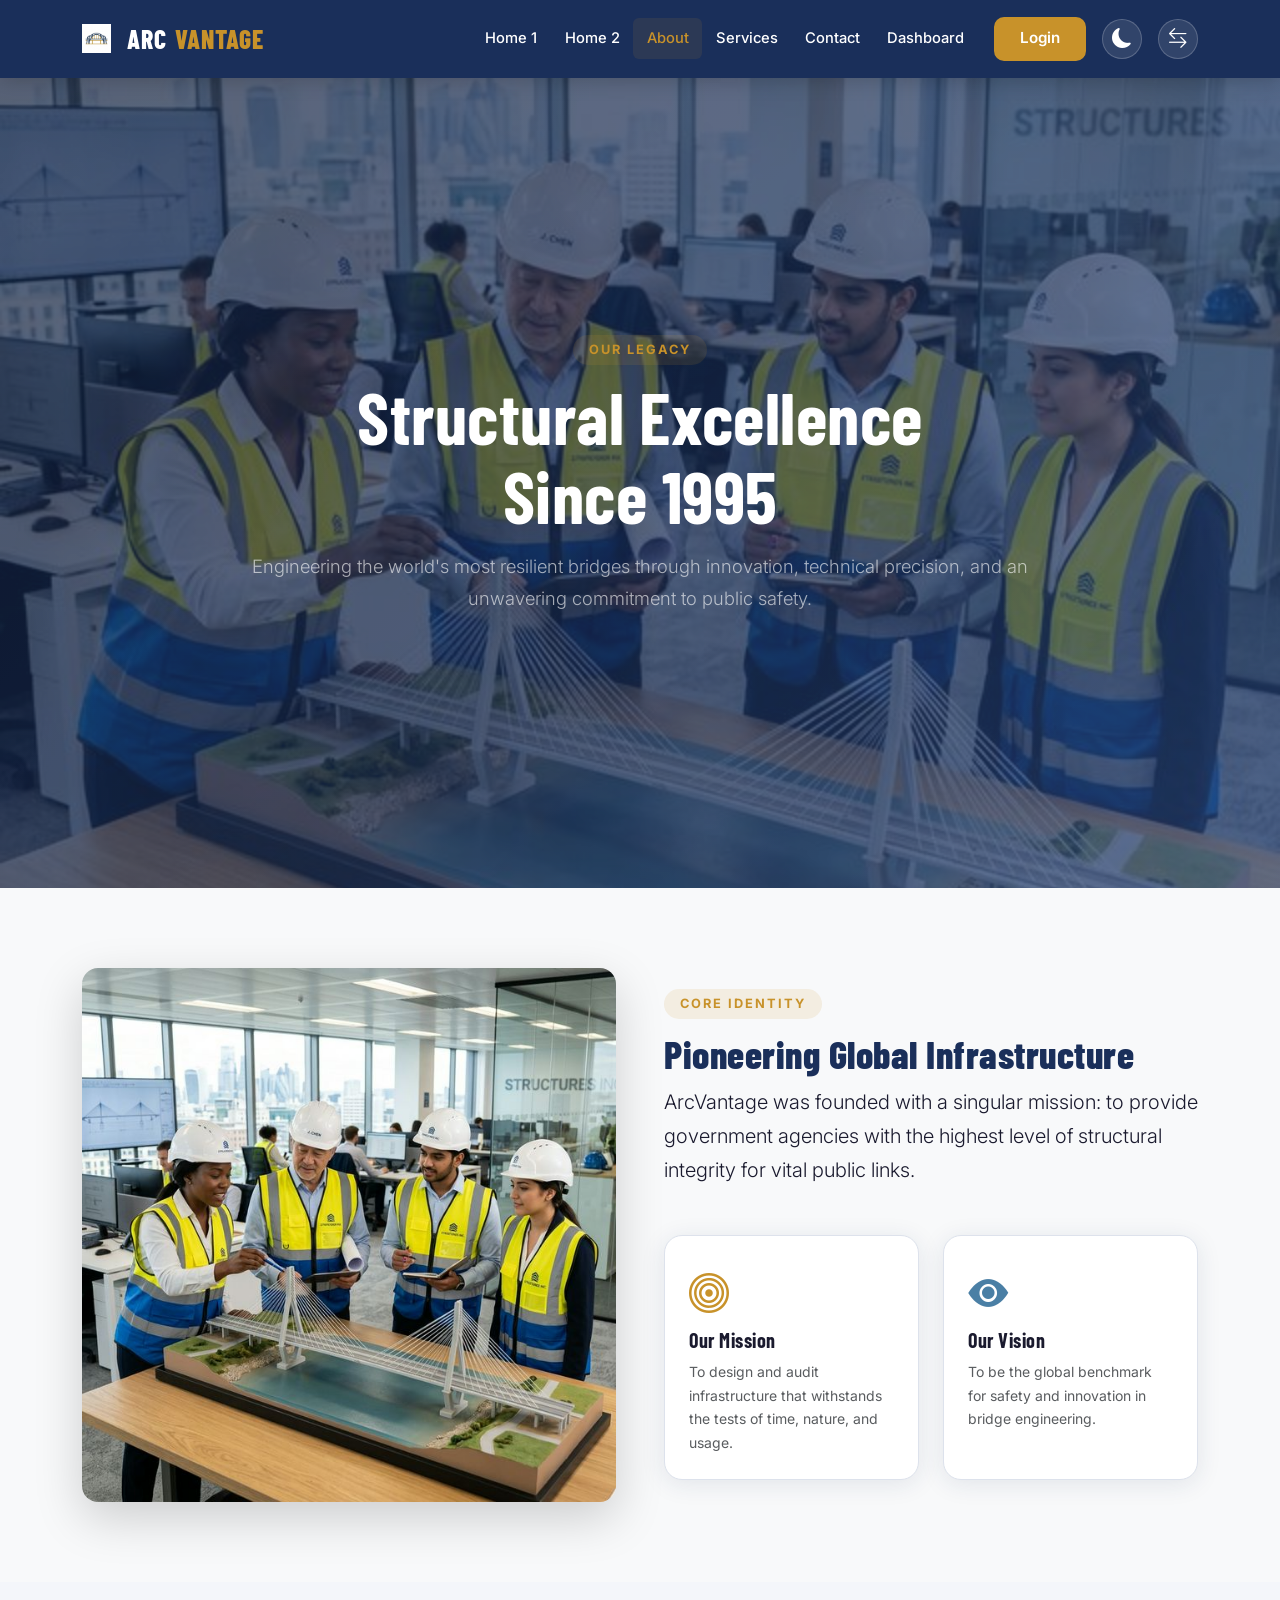
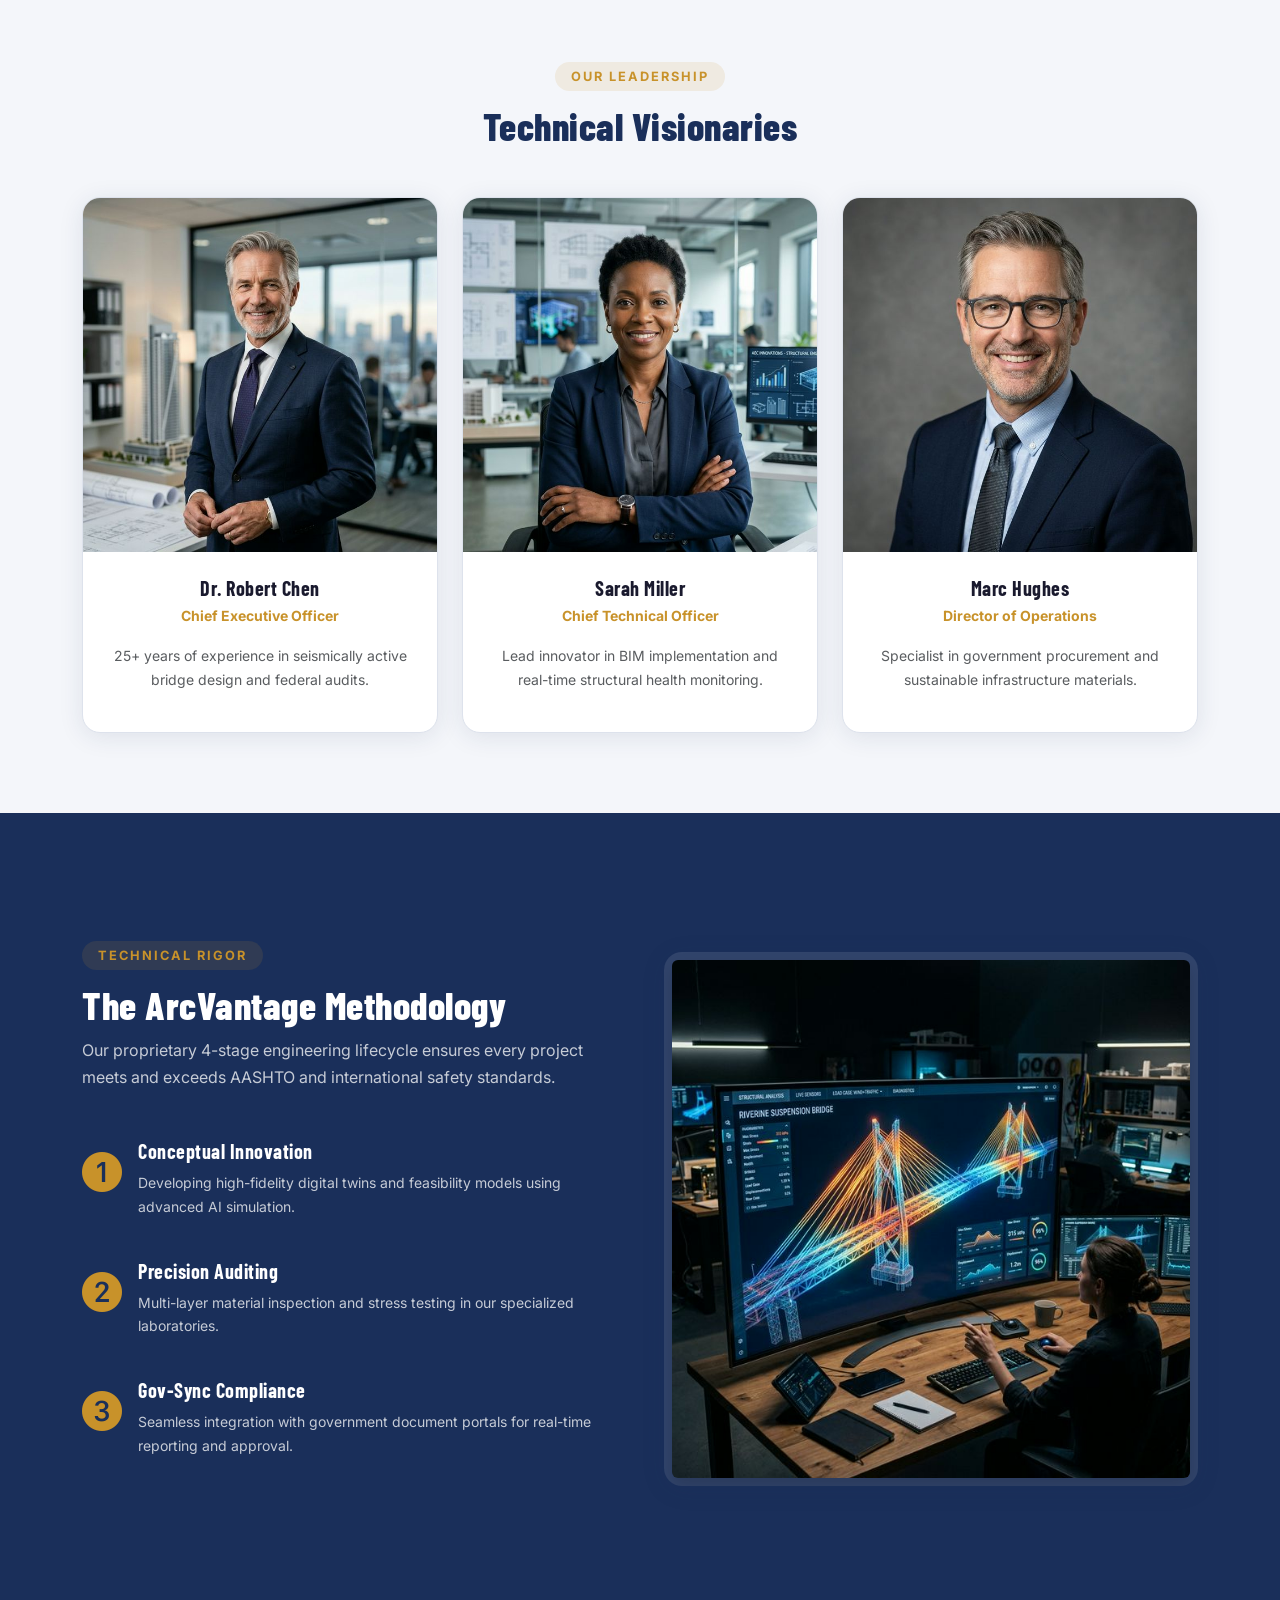
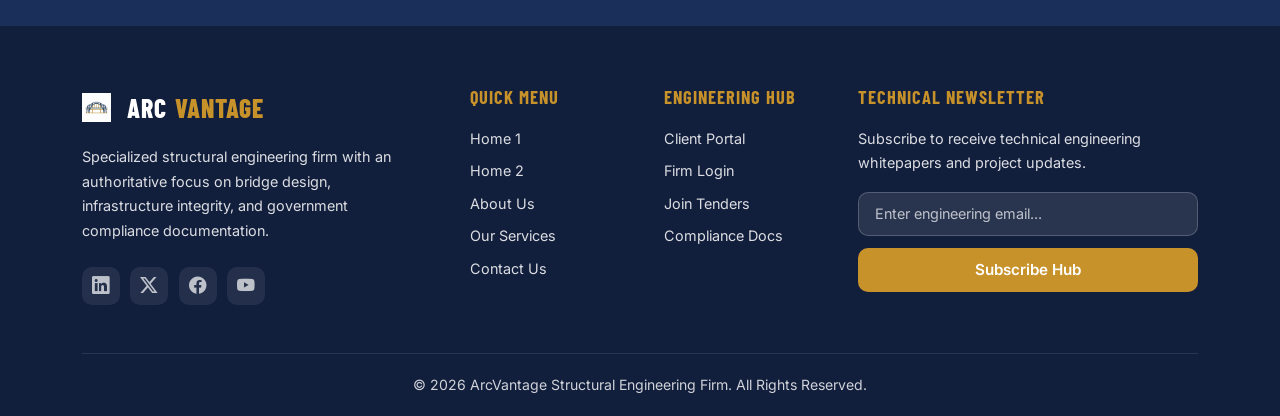
<file: about.html>
<!DOCTYPE html>
<html lang="en" dir="ltr">
<head>
    <meta charset="UTF-8">
    <meta name="viewport" content="width=device-width, initial-scale=1.0">
    <title>About Us - ArcVantage Bridge Specialists</title>
    <!-- Favicon -->
    <link rel="icon" type="image/png" href="assets/images/favicon.png">
    
    <!-- Bootstrap 5 -->
    <link href="https://cdn.jsdelivr.net/npm/bootstrap@5.3.0/dist/css/bootstrap.min.css" rel="stylesheet">
    <!-- Bootstrap Icons -->
    <link rel="stylesheet" href="https://cdn.jsdelivr.net/npm/bootstrap-icons@1.11.1/font/bootstrap-icons.css">
    <!-- Google Fonts -->
    <link href="https://fonts.googleapis.com/css2?family=Barlow+Condensed:wght@600;700&family=Inter:wght@400;500;600;700&display=swap" rel="stylesheet">
    <!-- Custom CSS -->
    <link rel="stylesheet" href="assets/css/style.css">
</head>
<body>

    <!-- Header / Navbar -->
    <nav class="navbar navbar-expand-lg brand-navbar sticky-top">
        <div class="container">
            <a class="navbar-brand d-flex align-items-center" href="index.html">
                <img src="assets/images/favicon.png" alt="ArcVantage" class="brand-logo-img me-2">
                ARC<span>VANTAGE</span>
            </a>
            
            <button class="navbar-toggler border-0 text-white" type="button" data-bs-toggle="offcanvas" data-bs-target="#offcanvasNavbar">
                <i class="bi bi-list fs-1"></i>
            </button>

            <!-- Desktop Menu -->
            <div class="collapse navbar-collapse" id="navbarNav">
                    <ul class="navbar-nav ms-auto mb-2 mb-lg-0 align-items-center">
                        <li class="nav-item"><a class="nav-link" href="index.html">Home 1</a></li>
                        <li class="nav-item"><a class="nav-link" href="home2.html">Home 2</a></li>
                        <li class="nav-item"><a class="nav-link active" href="about.html">About</a></li>
                        <li class="nav-item"><a class="nav-link" href="services.html">Services</a></li>
                        <li class="nav-item"><a class="nav-link" href="contact.html">Contact</a></li>
                        <li class="nav-item"><a class="nav-link" href="dashboard.html">Dashboard</a></li>
                        <li class="nav-item ms-lg-3">
                            <a href="login.html" class="btn btn-brand-secondary btn-sm px-4 text-white">Login</a>
                        </li>
                    </ul>
                    <div id="themeToggle" class="themeToggle d-none d-lg-flex ms-lg-3" title="Toggle Theme"><i class="bi bi-moon-fill fs-5"></i></div>
                    <div id="rtlToggle" class="rtlToggle d-none d-lg-flex ms-lg-3" title="Toggle RTL"><i class="bi bi-arrow-left-right fs-5"></i></div>
                </div>
            </div>
        </div>
    </nav>

    <!-- Mobile Offcanvas -->
    <div class="offcanvas offcanvas-end offcanvas-dark" tabindex="-1" id="offcanvasNavbar">
        <div class="offcanvas-header">
            <h5 class="offcanvas-title footer-brand-name d-flex align-items-center"><img src="assets/images/favicon.png" alt="ArcVantage" class="brand-logo-img me-2">ARC<span>VANTAGE</span></h5>
            <button type="button" class="btn-close" data-bs-dismiss="offcanvas"></button>
        </div>
        <div class="offcanvas-body">
            <ul class="navbar-nav justify-content-end flex-grow-1 pe-3">
                <li class="nav-item"><a class="nav-link" href="index.html">Home 1</a></li>
                <li class="nav-item"><a class="nav-link" href="home2.html">Home 2</a></li>
                <li class="nav-item"><a class="nav-link active" href="about.html">About</a></li>
                <li class="nav-item"><a class="nav-link" href="services.html">Services</a></li>
                <li class="nav-item"><a class="nav-link" href="contact.html">Contact</a></li>
                <li class="nav-item"><a class="nav-link" href="dashboard.html">Dashboard</a></li>
                <li class="nav-item mt-3"><a href="login.html" class="btn btn-brand-secondary w-100 text-white">Login</a></li>
            </ul>
            <div class="d-flex gap-3 justify-content-center pt-4 mt-3 border-top border-white border-opacity-10">
                <div class="themeToggle toggle-shadow" title="Toggle Theme"><i class="bi bi-moon-fill fs-5"></i></div>
                <div class="rtlToggle toggle-shadow" title="Toggle RTL"><i class="bi bi-arrow-left-right fs-5"></i></div>
            </div>
        </div>
    </div>

    <!-- Hero Section -->
    <header class="hero-section text-white py-5 position-relative">
        <div class="hero-overlay" style="background-image: url('assets/images/team.png'); opacity: 0.3;"></div>
        <div class="container py-lg-5 text-center position-relative z-1">
            <span class="section-label">Our Legacy</span>
            <h1 class="display-3 fw-bold mb-3">Structural Excellence <br>Since 1995</h1>
            <p class="lead opacity-75 mx-auto" style="max-width: 800px;">Engineering the world's most resilient bridges through innovation, technical precision, and an unwavering commitment to public safety.</p>
        </div>
    </header>

    <!-- Mission & Vision -->
    <section class="section-pad bg-light">
        <div class="container">
            <div class="row g-5 align-items-center">
                <div class="col-lg-6">
                    <img src="assets/images/team.png" class="img-fluid rounded-4 shadow-lg" alt="Team Meeting">
                </div>
                <div class="col-lg-6">
                    <span class="section-label">Core Identity</span>
                    <h2 class="section-title">Pioneering Global Infrastructure</h2>
                    <p class="lead mb-4">ArcVantage was founded with a singular mission: to provide government agencies with the highest level of structural integrity for vital public links.</p>
                    
                    <div class="row g-4 mt-2">
                        <div class="col-md-6">
                            <div class="brand-card p-4 h-100">
                                <i class="bi bi-bullseye text-secondary-brand fs-1 mb-3"></i>
                                <h5>Our Mission</h5>
                                <p class="small text-muted mb-0">To design and audit infrastructure that withstands the tests of time, nature, and usage.</p>
                            </div>
                        </div>
                        <div class="col-md-6">
                            <div class="brand-card p-4 h-100">
                                <i class="bi bi-eye-fill text-tertiary-brand fs-1 mb-3"></i>
                                <h5>Our Vision</h5>
                                <p class="small text-muted mb-0">To be the global benchmark for safety and innovation in bridge engineering.</p>
                            </div>
                        </div>
                    </div>
                </div>
            </div>
        </div>
    </section>

    <!-- Leadership Section -->
    <section class="section-pad">
        <div class="container text-center">
            <span class="section-label">Our Leadership</span>
            <h2 class="section-title">Technical Visionaries</h2>
            <div class="row g-4 mt-4">
                <div class="col-md-4">
                    <div class="brand-card p-0 overflow-hidden h-100 d-flex flex-column">
                        <img src="assets/images/ceo_portrait.png" class="img-fluid w-100" style="aspect-ratio: 1/1; object-fit: cover; object-position: top;" alt="CEO">
                        <div class="p-4 d-flex flex-column flex-grow-1">
                            <h5 class="mb-1">Dr. Robert Chen</h5>
                            <p class="small text-secondary-brand fw-bold mb-3">Chief Executive Officer</p>
                            <p class="small text-muted flex-grow-1">25+ years of experience in seismically active bridge design and federal audits.</p>

                        </div>
                    </div>
                </div>
                <!-- Leader 2 -->
                <div class="col-md-4">
                    <div class="brand-card p-0 overflow-hidden h-100 d-flex flex-column">
                        <img src="assets/images/cto_portrait.png" class="img-fluid w-100" style="aspect-ratio: 1/1; object-fit: cover; object-position: top;" alt="CTO">
                        <div class="p-4 d-flex flex-column flex-grow-1">
                            <h5 class="mb-1">Sarah Miller</h5>
                            <p class="small text-secondary-brand fw-bold mb-3">Chief Technical Officer</p>
                            <p class="small text-muted flex-grow-1">Lead innovator in BIM implementation and real-time structural health monitoring.</p>

                        </div>
                    </div>
                </div>
                <!-- Leader 3 -->
                <div class="col-md-4">
                    <div class="brand-card p-0 overflow-hidden h-100 d-flex flex-column">
                        <img src="assets/images/profile.png" class="img-fluid w-100" style="aspect-ratio: 1/1; object-fit: cover; object-position: top;" alt="Director">
                        <div class="p-4 d-flex flex-column flex-grow-1">
                            <h5 class="mb-1">Marc Hughes</h5>
                            <p class="small text-secondary-brand fw-bold mb-3">Director of Operations</p>
                            <p class="small text-muted flex-grow-1">Specialist in government procurement and sustainable infrastructure materials.</p>

                        </div>
                    </div>
                </div>
            </div>
        </div>
    </section>

    <!-- Methodology / Stats -->
    <section class="section-pad bg-primary-brand text-white">
        <div class="container">
            <div class="row g-5 align-items-center">
                <div class="col-lg-6 py-5">
                    <span class="section-label">Technical Rigor</span>
                    <h2 class="section-title text-white">The ArcVantage Methodology</h2>
                    <p class="opacity-75 mb-5">Our proprietary 4-stage engineering lifecycle ensures every project meets and exceeds AASHTO and international safety standards.</p>
                    
                    <ul class="list-unstyled">
                        <li class="mb-4 d-flex gap-3">
                            <div class="fs-1 text-secondary-brand"><i class="bi bi-1-circle-fill"></i></div>
                            <div>
                                <h5 class="text-white">Conceptual Innovation</h5>
                                <p class="small opacity-75">Developing high-fidelity digital twins and feasibility models using advanced AI simulation.</p>
                            </div>
                        </li>
                        <li class="mb-4 d-flex gap-3">
                            <div class="fs-1 text-secondary-brand"><i class="bi bi-2-circle-fill"></i></div>
                            <div>
                                <h5 class="text-white">Precision Auditing</h5>
                                <p class="small opacity-75">Multi-layer material inspection and stress testing in our specialized laboratories.</p>
                            </div>
                        </li>
                        <li class="mb-4 d-flex gap-3">
                            <div class="fs-1 text-secondary-brand"><i class="bi bi-3-circle-fill"></i></div>
                            <div>
                                <h5 class="text-white">Gov-Sync Compliance</h5>
                                <p class="small opacity-75">Seamless integration with government document portals for real-time reporting and approval.</p>
                            </div>
                        </li>
                    </ul>
                </div>
                <div class="col-lg-6">
                    <div class="brand-card p-2 bg-white bg-opacity-10 border-0">
                        <img src="assets/images/digitaltwin.png" class="img-fluid rounded shadow" alt="Methodology">
                    </div>
                </div>
            </div>
        </div>
    </section>

    <!-- Footer -->
    <footer class="brand-footer">
        <div class="container">
            <div class="row g-5">
                <div class="col-lg-4">
                                        <div class="footer-brand-name"><img src="assets/images/favicon.png" alt="ArcVantage" class="brand-logo-img me-2">ARC<span>VANTAGE</span></div>
                    <p class="footer-desc mt-3">Specialized structural engineering firm with an authoritative focus on bridge design, infrastructure integrity, and government compliance documentation.</p>
                    <div class="social-icons mt-4">
                        <a href="#"><i class="bi bi-linkedin"></i></a>
                        <a href="#"><i class="bi bi-twitter-x"></i></a>
                        <a href="#"><i class="bi bi-facebook"></i></a>
                        <a href="#"><i class="bi bi-youtube"></i></a>
                    </div>
                </div>
                <div class="col-md-4 col-lg-2">
                    <h5>Quick Menu</h5>
                    <a href="index.html">Home 1</a>
                    <a href="home2.html">Home 2</a>
                    <a href="about.html">About Us</a>
                    <a href="services.html">Our Services</a>
                    <a href="contact.html">Contact Us</a>
                </div>
                <div class="col-md-4 col-lg-2">
                    <h5>Engineering Hub</h5>
                    <a href="dashboard.html">Client Portal</a>
                    <a href="login.html">Firm Login</a>
                    <a href="signup.html">Join Tenders</a>
                    <a href="#">Compliance Docs</a>
                </div>
                <div class="col-lg-4">
                    <h5>Technical Newsletter</h5>
                    <p class="small text-muted mb-3">Subscribe to receive technical engineering whitepapers and project updates.</p>
                    <form class="footer-newsletter">
                        <input type="email" placeholder="Enter engineering email..." required>
                        <button type="submit" class="btn btn-brand-secondary w-100">Subscribe Hub</button>
                    </form>
                </div>
            </div>
            <div class="footer-bottom text-center">
                <p class="mb-0">© 2026 ArcVantage Structural Engineering Firm. All Rights Reserved.</p>
            </div>
        </div>
    </footer>

    <!-- Back to Top -->
    <a href="#" class="back-to-top" id="backToTop"><i class="bi bi-arrow-up"></i></a>

    <!-- Scripts -->
    <script src="https://cdn.jsdelivr.net/npm/bootstrap@5.3.0/dist/js/bootstrap.bundle.min.js"></script>
    <script src="assets/js/main.js"></script>
</body>
</html>
</file>
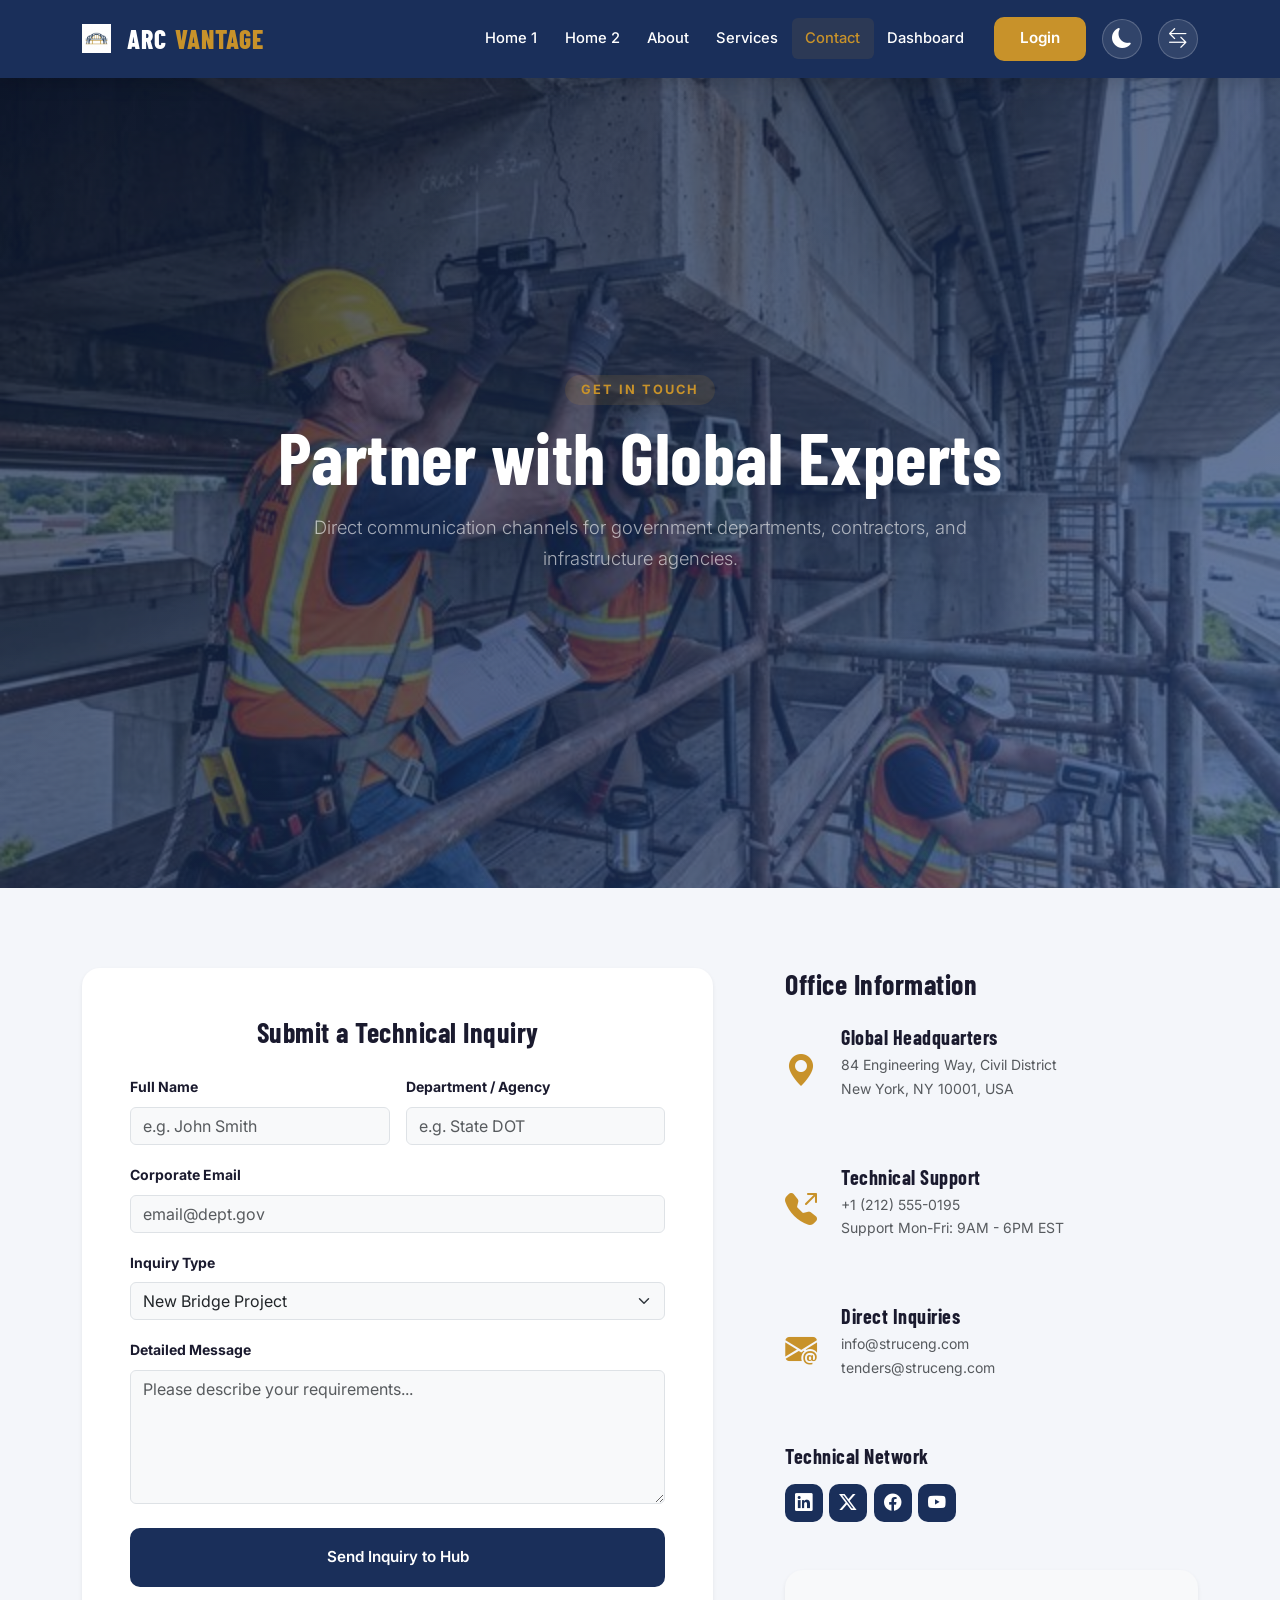
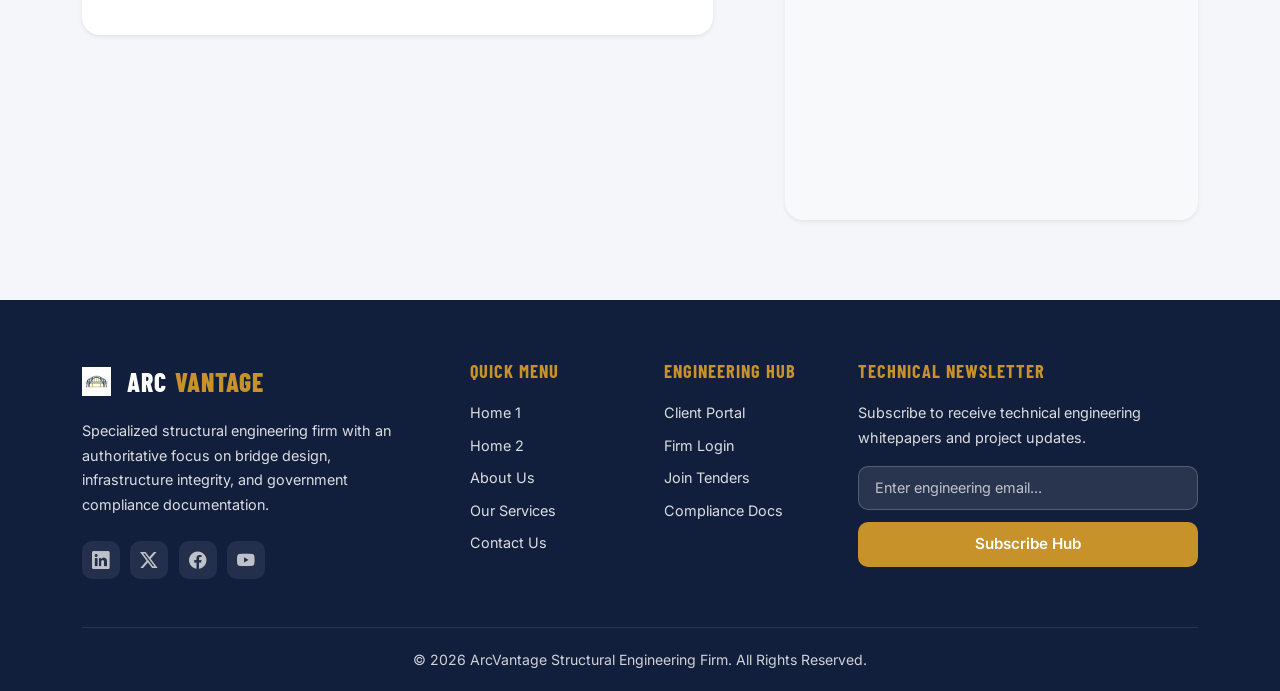
<file: contact.html>
<!DOCTYPE html>
<html lang="en" dir="ltr">
<head>
    <meta charset="UTF-8">
    <meta name="viewport" content="width=device-width, initial-scale=1.0">
    <title>Contact Us - ArcVantage Engineering</title>
    <!-- Favicon -->
    <link rel="icon" type="image/png" href="assets/images/favicon.png">
    
    <!-- Bootstrap 5 -->
    <link href="https://cdn.jsdelivr.net/npm/bootstrap@5.3.0/dist/css/bootstrap.min.css" rel="stylesheet">
    <!-- Bootstrap Icons -->
    <link rel="stylesheet" href="https://cdn.jsdelivr.net/npm/bootstrap-icons@1.11.1/font/bootstrap-icons.css">
    <!-- Google Fonts -->
    <link href="https://fonts.googleapis.com/css2?family=Barlow+Condensed:wght@600;700&family=Inter:wght@400;500;600;700&display=swap" rel="stylesheet">
    <!-- Custom CSS -->
    <link rel="stylesheet" href="assets/css/style.css">
</head>
<body>

    <!-- Header / Navbar -->
    <nav class="navbar navbar-expand-lg brand-navbar sticky-top">
        <div class="container">
            <a class="navbar-brand d-flex align-items-center" href="index.html">
                <img src="assets/images/favicon.png" alt="ArcVantage" class="brand-logo-img me-2">
                ARC<span>VANTAGE</span>
            </a>
            
            <button class="navbar-toggler border-0 text-white" type="button" data-bs-toggle="offcanvas" data-bs-target="#offcanvasNavbar">
                <i class="bi bi-list fs-1"></i>
            </button>

            <!-- Desktop Menu -->
            <div class="collapse navbar-collapse" id="navbarNav">
                    <ul class="navbar-nav ms-auto mb-2 mb-lg-0 align-items-center">
                        <li class="nav-item"><a class="nav-link" href="index.html">Home 1</a></li>
                        <li class="nav-item"><a class="nav-link" href="home2.html">Home 2</a></li>
                        <li class="nav-item"><a class="nav-link" href="about.html">About</a></li>
                        <li class="nav-item"><a class="nav-link" href="services.html">Services</a></li>
                        <li class="nav-item"><a class="nav-link active" href="contact.html">Contact</a></li>
                        <li class="nav-item"><a class="nav-link" href="dashboard.html">Dashboard</a></li>
                        <li class="nav-item ms-lg-3">
                            <a href="login.html" class="btn btn-brand-secondary btn-sm px-4 text-white">Login</a>
                        </li>
                    </ul>
                    <div id="themeToggle" class="themeToggle d-none d-lg-flex ms-lg-3" title="Toggle Theme"><i class="bi bi-moon-fill fs-5"></i></div>
                    <div id="rtlToggle" class="rtlToggle d-none d-lg-flex ms-lg-3" title="Toggle RTL"><i class="bi bi-arrow-left-right fs-5"></i></div>
                </div>
            </div>
        </div>
    </nav>

    <!-- Mobile Offcanvas -->
    <div class="offcanvas offcanvas-end offcanvas-dark" tabindex="-1" id="offcanvasNavbar">
        <div class="offcanvas-header">
            <h5 class="offcanvas-title footer-brand-name d-flex align-items-center"><img src="assets/images/favicon.png" alt="ArcVantage" class="brand-logo-img me-2">ARC<span>VANTAGE</span></h5>
            <button type="button" class="btn-close" data-bs-dismiss="offcanvas"></button>
        </div>
        <div class="offcanvas-body">
            <ul class="navbar-nav justify-content-end flex-grow-1 pe-3">
                <li class="nav-item"><a class="nav-link" href="index.html">Home 1</a></li>
                <li class="nav-item"><a class="nav-link" href="home2.html">Home 2</a></li>
                <li class="nav-item"><a class="nav-link" href="about.html">About</a></li>
                <li class="nav-item"><a class="nav-link" href="services.html">Services</a></li>
                <li class="nav-item"><a class="nav-link active" href="contact.html">Contact</a></li>
                <li class="nav-item"><a class="nav-link" href="dashboard.html">Dashboard</a></li>
                <li class="nav-item mt-3"><a href="login.html" class="btn btn-brand-secondary w-100 text-white">Login</a></li>
            </ul>
            <div class="d-flex gap-3 justify-content-center pt-4 mt-3 border-top border-white border-opacity-10">
                <div class="themeToggle toggle-shadow" title="Toggle Theme"><i class="bi bi-moon-fill fs-5"></i></div>
                <div class="rtlToggle toggle-shadow" title="Toggle RTL"><i class="bi bi-arrow-left-right fs-5"></i></div>
            </div>
        </div>
    </div>

    <!-- Header Section -->
    <header class="hero-section text-white py-5 position-relative">
        <div class="hero-overlay" style="background-image: url('assets/images/maintenance.png'); opacity: 0.3;"></div>
        <div class="container py-lg-5 text-center position-relative z-1">
            <span class="section-label">Get in Touch</span>
            <h1 class="display-4 fw-bold mb-3">Partner with Global Experts</h1>
            <p class="lead opacity-75 mx-auto" style="max-width: 700px;">Direct communication channels for government departments, contractors, and infrastructure agencies.</p>
        </div>
    </header>

    <section class="section-pad">
        <div class="container">
            <div class="row g-5">
                <!-- Contact Form -->
                <div class="col-lg-7">
                    <div class="brand-card p-5 shadow-sm border-0">
                        <h3 class="mb-4 text-center">Submit a Technical Inquiry</h3>
                        <form action="#">
                            <div class="row g-3">
                                <div class="col-md-6">
                                    <label class="form-label small fw-bold">Full Name</label>
                                    <input type="text" class="form-control bg-light" placeholder="e.g. John Smith" required>
                                </div>
                                <div class="col-md-6">
                                    <label class="form-label small fw-bold">Department / Agency</label>
                                    <input type="text" class="form-control bg-light" placeholder="e.g. State DOT" required>
                                </div>
                                <div class="col-md-12">
                                    <label class="form-label small fw-bold">Corporate Email</label>
                                    <input type="email" class="form-control bg-light" placeholder="email@dept.gov" required>
                                </div>
                                <div class="col-md-12">
                                    <label class="form-label small fw-bold">Inquiry Type</label>
                                    <select class="form-select bg-light">
                                        <option>New Bridge Project</option>
                                        <option>Structural Audit Request</option>
                                        <option>Tendering Inquiry</option>
                                        <option>BIM Modeling Support</option>
                                    </select>
                                </div>
                                <div class="col-md-12">
                                    <label class="form-label small fw-bold">Detailed Message</label>
                                    <textarea class="form-control bg-light" rows="5" placeholder="Please describe your requirements..."></textarea>
                                </div>
                                <div class="col-md-12 mt-4">
                                    <button type="submit" class="btn btn-brand-primary w-100 py-3 text-center">Send Inquiry to Hub</button>
                                </div>
                            </div>
                        </form>
                    </div>
                </div>

                <!-- Contact Info -->
                <div class="col-lg-5">
                    <div class="ps-lg-4 text-center text-lg-start">
                        <h3 class="mb-4">Office Information</h3>
                        
                        <div class="d-flex flex-column flex-lg-row align-items-center gap-4 mb-5">
                            <div class="fs-2 text-secondary-brand"><i class="bi bi-geo-alt-fill"></i></div>
                            <div>
                                <h5 class="mb-1">Global Headquarters</h5>
                                <p class="text-muted small">84 Engineering Way, Civil District<br>New York, NY 10001, USA</p>
                            </div>
                        </div>

                        <div class="d-flex flex-column flex-lg-row align-items-center gap-4 mb-5">
                            <div class="fs-2 text-secondary-brand"><i class="bi bi-telephone-outbound-fill"></i></div>
                            <div>
                                <h5 class="mb-1">Technical Support</h5>
                                <p class="text-muted small">+1 (212) 555-0195<br>Support Mon-Fri: 9AM - 6PM EST</p>
                            </div>
                        </div>

                        <div class="d-flex flex-column flex-lg-row align-items-center gap-4 mb-5">
                            <div class="fs-2 text-secondary-brand"><i class="bi bi-envelope-at-fill"></i></div>
                            <div>
                                <h5 class="mb-1">Direct Inquiries</h5>
                                <p class="text-muted small">info@struceng.com<br>tenders@struceng.com</p>
                            </div>
                        </div>

                        <!-- Social Media Links -->
                        <div class="mb-5">
                            <h5 class="mb-3 fs-5">Technical Network</h5>
                            <div class="social-icons social-dark d-flex justify-content-center justify-content-lg-start">
                                <a href="#" title="LinkedIn"><i class="bi bi-linkedin"></i></a>
                                <a href="#" title="Twitter-X"><i class="bi bi-twitter-x"></i></a>
                                <a href="#" title="Facebook"><i class="bi bi-facebook"></i></a>
                                <a href="#" title="YouTube"><i class="bi bi-youtube"></i></a>
                            </div>
                        </div>


                        <!-- Map Placeholder -->
                        <div class="brand-card p-2 bg-light border-0 shadow-sm mt-4 overflow-hidden" style="height: 250px;">
                            <iframe src="https://www.google.com/maps/embed?pb=!1m18!1m12!1m3!1d3022.9663095343008!2d-74.00425878428698!3d40.74076797932681!2m3!1f0!2f0!3f0!3m2!1i1024!2i768!4f13.1!3m3!1m2!1s0x89c259a9b3117469%3A0xd134e199a405a163!2sEmpire%20State%20Building!5e0!3m2!1sen!2sus!4v1690000000000!5m2!1sen!2sus" width="100%" height="100%" style="border:0; border-radius: var(--radius);" allowfullscreen="" loading="lazy" referrerpolicy="no-referrer-when-downgrade"></iframe>
                        </div>
                    </div>
                </div>
            </div>
        </div>
    </section>

    <!-- Footer -->
    <footer class="brand-footer">
        <div class="container">
            <div class="row g-5">
                <div class="col-lg-4">
                    <div class="footer-brand-name"><img src="assets/images/favicon.png" alt="ArcVantage" class="brand-logo-img me-2">ARC<span>VANTAGE</span></div>
                    <p class="footer-desc mt-3">Specialized structural engineering firm with an authoritative focus on bridge design, infrastructure integrity, and government compliance documentation.</p>
                    <div class="social-icons mt-4">
                        <a href="#"><i class="bi bi-linkedin"></i></a>
                        <a href="#"><i class="bi bi-twitter-x"></i></a>
                        <a href="#"><i class="bi bi-facebook"></i></a>
                        <a href="#"><i class="bi bi-youtube"></i></a>
                    </div>
                </div>
                <div class="col-md-4 col-lg-2">
                    <h5>Quick Menu</h5>
                    <a href="index.html">Home 1</a>
                    <a href="home2.html">Home 2</a>
                    <a href="about.html">About Us</a>
                    <a href="services.html">Our Services</a>
                    <a href="contact.html">Contact Us</a>
                </div>
                <div class="col-md-4 col-lg-2">
                    <h5>Engineering Hub</h5>
                    <a href="dashboard.html">Client Portal</a>
                    <a href="login.html">Firm Login</a>
                    <a href="signup.html">Join Tenders</a>
                    <a href="#">Compliance Docs</a>
                </div>
                <div class="col-lg-4">
                    <h5>Technical Newsletter</h5>
                    <p class="small text-muted mb-3">Subscribe to receive technical engineering whitepapers and project updates.</p>
                    <form class="footer-newsletter">
                        <input type="email" placeholder="Enter engineering email..." required>
                        <button type="submit" class="btn btn-brand-secondary w-100">Subscribe Hub</button>
                    </form>
                </div>
            </div>
            <div class="footer-bottom text-center">
                <p class="mb-0">© 2026 ArcVantage Structural Engineering Firm. All Rights Reserved.</p>
            </div>
        </div>
    </footer>

    <!-- Back to Top -->
    <a href="#" class="back-to-top" id="backToTop"><i class="bi bi-arrow-up"></i></a>

    <!-- Scripts -->
    <script src="https://cdn.jsdelivr.net/npm/bootstrap@5.3.0/dist/js/bootstrap.bundle.min.js"></script>
    <script src="assets/js/main.js"></script>
</body>
</html>
</file>
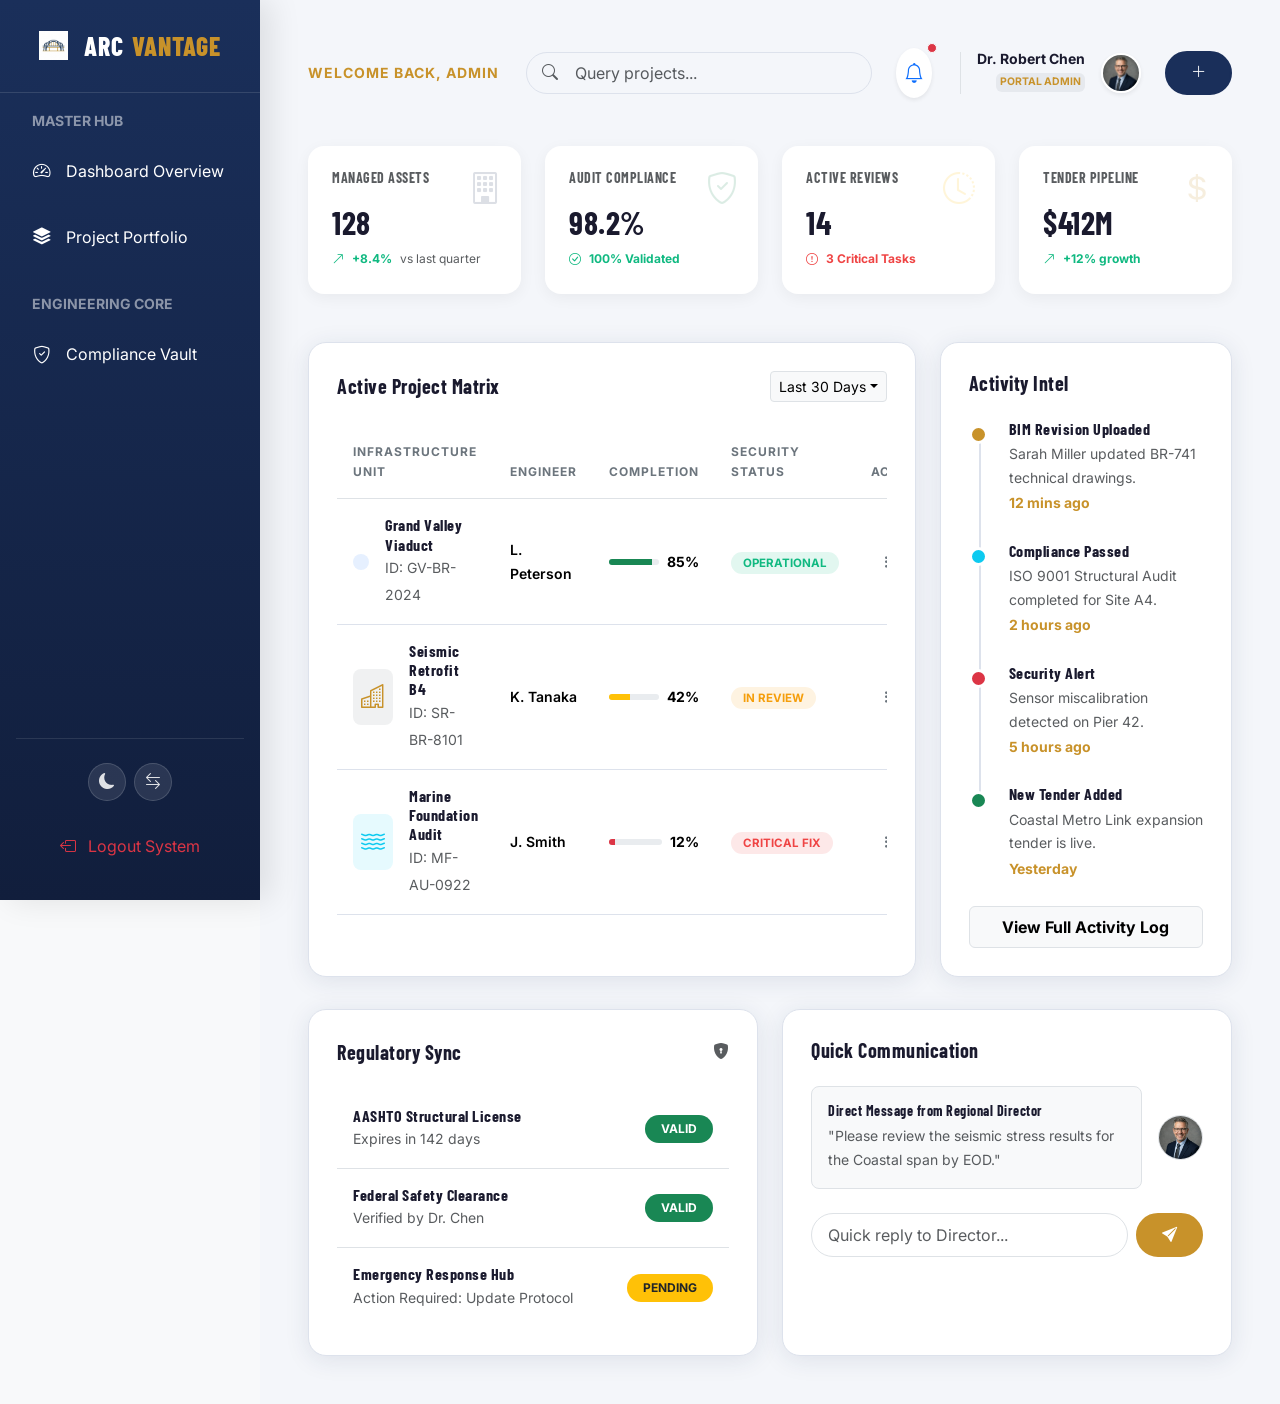
<file: dashboard.html>
<!DOCTYPE html>
<html lang="en" dir="ltr">

<head>
    <meta charset="UTF-8">
    <meta name="viewport" content="width=device-width, initial-scale=1.0">
    <title>Dashboard - ArcVantage Professional Portal</title>
    <!-- Favicon -->
    <link rel="icon" type="image/png" href="assets/images/favicon.png">

    <!-- Bootstrap 5 -->
    <link href="https://cdn.jsdelivr.net/npm/bootstrap@5.3.0/dist/css/bootstrap.min.css" rel="stylesheet">
    <!-- Bootstrap Icons -->
    <link rel="stylesheet" href="https://cdn.jsdelivr.net/npm/bootstrap-icons@1.11.1/font/bootstrap-icons.css">
    <!-- Custom CSS -->
    <link rel="stylesheet" href="assets/css/style.css">
</head>

<body class="bg-light">

    <div class="dashboard-wrapper">
        <!-- Sidebar -->
        <aside class="dash-sidebar d-flex flex-column overflow-y-auto">
            <div class="sidebar-brand text-center py-4">
                <a href="index.html"
                    class="sidebar-brand-name text-decoration-none d-flex align-items-center justify-content-center">
                    <img src="assets/images/favicon.png" alt="ArcVantage" class="brand-logo-img me-2">
                    ARC<span>VANTAGE</span>
                </a>
            </div>

            <nav class="flex-grow-1 p-3 d-flex flex-column">
                <div class="nav-links">
                    <div class="nav-section-label mb-2 opacity-50 px-3 small fw-bold">MASTER HUB</div>
                    <a href="#analytics" class="nav-link active py-3 px-3 rounded-3 mb-1"><i
                            class="bi bi-speedometer2"></i> Dashboard Overview</a>
                    <a href="#projects" class="nav-link py-3 px-3 rounded-3 mb-1"><i class="bi bi-stack"></i>
                        Project Portfolio</a>

                    <div class="nav-section-label mt-4 mb-2 opacity-50 px-3 small fw-bold">ENGINEERING CORE</div>
                    <a href="#compliance" class="nav-link py-3 px-3 rounded-3 mb-1"><i
                            class="bi bi-shield-check"></i> Compliance Vault</a>
                </div>

                <div class="mt-auto pt-4 border-top border-white border-opacity-10 px-2 text-center">
                    <div class="d-flex justify-content-center gap-2 mb-3">
                        <button type="button" class="sidebar-icon-btn themeToggle" title="Toggle Theme">
                            <i class="bi bi-moon-fill"></i>
                        </button>
                        <button type="button" class="sidebar-icon-btn rtlToggle" title="Toggle RTL">
                            <i class="bi bi-arrow-left-right"></i>
                        </button>
                    </div>
                    <a href="index.html" class="nav-link text-danger py-3 px-3 rounded-3 mb-2" title="Logout System">
                        <i class="bi bi-box-arrow-left me-2"></i> Logout System
                    </a>
                </div>
            </nav>


        </aside>

        <!-- Main Content -->
        <main class="dash-main p-4 p-lg-5">
            <!-- Header -->
            <header
                class="d-flex flex-column flex-md-row justify-content-between align-items-md-center gap-4 mb-5 position-relative">
                <div class="header-left d-flex align-items-center gap-3">
                    <button class="btn btn-outline-secondary d-lg-none" id="sidebarToggle"><i
                            class="bi bi-list"></i></button>
                    <div>
                        <p class="text-secondary-brand fw-bold mb-0 small text-uppercase" style="letter-spacing: 1px;">
                            Welcome back, Admin</p>

                    </div>
                </div>
                <div class="header-right d-flex align-items-center gap-3 gap-md-4">
                    <div class="position-relative d-none d-xl-block">
                        <i class="bi bi-search position-absolute top-50 start-0 translate-middle-y ms-3 text-muted"></i>
                        <input type="text" class="form-control px-5 py-2 rounded-pill search-bar-dash"
                            placeholder="Query projects...">
                    </div>





                    <div class="bg-white p-2 rounded-circle shadow-sm position-relative cursor-pointer">
                        <i class="bi bi-bell text-primary fs-5"></i>
                        <span
                            class="position-absolute top-0 start-100 translate-middle p-1 bg-danger border border-light rounded-circle"></span>
                    </div>

                    <div
                        class="admin-profile-header d-flex align-items-center gap-3 ms-1 ps-3 border-start d-none d-sm-flex">
                        <div class="text-end d-none d-lg-block">
                            <p class="small fw-bold mb-0 lh-1">Dr. Robert Chen</p>
                            <span class="badge bg-secondary bg-opacity-10 text-secondary-brand p-1 mt-1"
                                style="font-size: 0.65rem;">PORTAL ADMIN</span>
                        </div>
                        <img src="assets/images/profile.png"
                            class="rounded-circle border border-2 border-white shadow-sm" width="40" height="40"
                            alt="Admin">
                    </div>

                    <button
                        class="btn btn-brand-primary rounded-pill px-3 px-md-4 d-none d-md-flex align-items-center gap-2">
                        <i class="bi bi-plus-lg"></i>
                        <span class="d-none d-xxl-inline">New Project</span>
                    </button>
                </div>
            </header>

            <!-- Metrics Overview -->
            <div class="row g-4 mb-5" id="analytics">
                <div class="col-6 col-md-6 col-xl-3">
                    <div class="kpi-card h-100">
                        <i class="bi bi-building kpi-icon"></i>
                        <h6 class="text-muted fw-bold small text-uppercase mb-3">Managed Assets</h6>
                        <h2 class="fw-bold mb-1">128</h2>
                        <div class="trend-indicator trend-up">
                            <i class="bi bi-arrow-up-right me-1"></i> +8.4% <span class="text-muted fw-normal ms-1">vs
                                last quarter</span>
                        </div>
                    </div>
                </div>
                <div class="col-6 col-md-6 col-xl-3">
                    <div class="kpi-card h-100">
                        <i class="bi bi-shield-check kpi-icon text-success"></i>
                        <h6 class="text-muted fw-bold small text-uppercase mb-3">Audit Compliance</h6>
                        <h2 class="fw-bold mb-1">98.2%</h2>
                        <div class="trend-indicator trend-up">
                            <i class="bi bi-check-circle me-1"></i> 100% Validated
                        </div>
                    </div>
                </div>
                <div class="col-6 col-md-6 col-xl-3">
                    <div class="kpi-card h-100">
                        <i class="bi bi-clock-history kpi-icon text-warning"></i>
                        <h6 class="text-muted fw-bold small text-uppercase mb-3">Active Reviews</h6>
                        <h2 class="fw-bold mb-1">14</h2>
                        <div class="trend-indicator trend-down">
                            <i class="bi bi-exclamation-circle me-1"></i> 3 Critical Tasks
                        </div>
                    </div>
                </div>
                <div class="col-6 col-md-6 col-xl-3">
                    <div class="kpi-card h-100">
                        <i class="bi bi-currency-dollar kpi-icon text-secondary-brand"></i>
                        <h6 class="text-muted fw-bold small text-uppercase mb-3">Tender Pipeline</h6>
                        <h2 class="fw-bold mb-1">$412M</h2>
                        <div class="trend-indicator trend-up">
                            <i class="bi bi-arrow-up-right me-1"></i> +12% growth
                        </div>
                    </div>
                </div>
            </div>

            <!-- Main Content Area -->
            <div class="row g-4">
                <!-- Project Progress -->
                <div class="col-lg-8" id="projects">
                    <div class="dash-widget h-100">
                        <div class="d-flex justify-content-between align-items-center mb-4">
                            <h5 class="fw-bold mb-0">Active Project Matrix</h5>
                            <div class="dropdown">
                                <button class="btn btn-sm btn-light border dropdown-toggle" type="button"
                                    data-bs-toggle="dropdown">Last 30 Days</button>
                                <ul class="dropdown-menu">
                                    <li><a class="dropdown-item" href="#">All Time</a></li>
                                    <li><a class="dropdown-item" href="#">This Quarter</a></li>
                                </ul>
                            </div>
                        </div>
                        <div class="table-responsive">
                            <table class="table dash-table align-middle">
                                <thead>
                                    <tr>
                                        <th>Infrastructure Unit</th>
                                        <th>Engineer</th>
                                        <th>Completion</th>
                                        <th>Security Status</th>
                                        <th>Action</th>
                                    </tr>
                                </thead>
                                <tbody>
                                    <tr>
                                        <td>
                                            <div class="d-flex align-items-center gap-3">
                                                <div class="bg-primary bg-opacity-10 p-2 rounded-3 text-primary"><i
                                                        class="bi bi-bridge fs-4"></i></div>
                                                <div>
                                                    <h6 class="mb-0 fw-bold">Grand Valley Viaduct</h6>
                                                    <small class="text-muted small">ID: GV-BR-2024</small>
                                                </div>
                                            </div>
                                        </td>
                                        <td class="small fw-semibold">L. Peterson</td>
                                        <td style="width: 150px;">
                                            <div class="d-flex align-items-center gap-2">
                                                <div class="progress flex-grow-1" style="height: 6px;">
                                                    <div class="progress-bar bg-success" style="width: 85%;"></div>
                                                </div>
                                                <span class="small fw-bold">85%</span>
                                            </div>
                                        </td>
                                        <td><span class="status-chip status-active">Operational</span></td>
                                        <td><button class="btn btn-sm btn-outline-secondary border-0"><i
                                                    class="bi bi-three-dots-vertical"></i></button></td>
                                    </tr>
                                    <tr>
                                        <td>
                                            <div class="d-flex align-items-center gap-3">
                                                <div
                                                    class="bg-secondary bg-opacity-10 p-2 rounded-3 text-secondary-brand">
                                                    <i class="bi bi-buildings fs-4"></i>
                                                </div>
                                                <div>
                                                    <h6 class="mb-0 fw-bold">Seismic Retrofit B4</h6>
                                                    <small class="text-muted small">ID: SR-BR-8101</small>
                                                </div>
                                            </div>
                                        </td>
                                        <td class="small fw-semibold">K. Tanaka</td>
                                        <td>
                                            <div class="d-flex align-items-center gap-2">
                                                <div class="progress flex-grow-1" style="height: 6px;">
                                                    <div class="progress-bar bg-warning" style="width: 42%;"></div>
                                                </div>
                                                <span class="small fw-bold">42%</span>
                                            </div>
                                        </td>
                                        <td><span class="status-chip status-pending">In Review</span></td>
                                        <td><button class="btn btn-sm btn-outline-secondary border-0"><i
                                                    class="bi bi-three-dots-vertical"></i></button></td>
                                    </tr>
                                    <tr>
                                        <td>
                                            <div class="d-flex align-items-center gap-3">
                                                <div class="bg-info bg-opacity-10 p-2 rounded-3 text-info"><i
                                                        class="bi bi-water fs-4"></i></div>
                                                <div>
                                                    <h6 class="mb-0 fw-bold">Marine Foundation Audit</h6>
                                                    <small class="text-muted small">ID: MF-AU-0922</small>
                                                </div>
                                            </div>
                                        </td>
                                        <td class="small fw-semibold">J. Smith</td>
                                        <td>
                                            <div class="d-flex align-items-center gap-2">
                                                <div class="progress flex-grow-1" style="height: 6px;">
                                                    <div class="progress-bar bg-danger" style="width: 12%;"></div>
                                                </div>
                                                <span class="small fw-bold">12%</span>
                                            </div>
                                        </td>
                                        <td><span class="status-chip status-danger">Critical Fix</span></td>
                                        <td><button class="btn btn-sm btn-outline-secondary border-0"><i
                                                    class="bi bi-three-dots-vertical"></i></button></td>
                                    </tr>
                                </tbody>
                            </table>
                        </div>
                    </div>
                </div>

                <!-- Recent Activity -->
                <div class="col-lg-4">
                    <div class="dash-widget h-100">
                        <h5 class="fw-bold mb-4">Activity Intel</h5>
                        <div class="activity-feed">
                            <div class="activity-item">
                                <div class="activity-dot"></div>
                                <h6 class="mb-1 fw-bold">BIM Revision Uploaded</h6>
                                <p class="small text-muted mb-0">Sarah Miller updated BR-741 technical drawings.</p>
                                <small class="text-secondary-brand fw-bold">12 mins ago</small>
                            </div>
                            <div class="activity-item">
                                <div class="activity-dot bg-info"></div>
                                <h6 class="mb-1 fw-bold">Compliance Passed</h6>
                                <p class="small text-muted mb-0">ISO 9001 Structural Audit completed for Site A4.</p>
                                <small class="text-secondary-brand fw-bold">2 hours ago</small>
                            </div>
                            <div class="activity-item">
                                <div class="activity-dot bg-danger"></div>
                                <h6 class="mb-1 fw-bold">Security Alert</h6>
                                <p class="small text-muted mb-0">Sensor miscalibration detected on Pier 42.</p>
                                <small class="text-secondary-brand fw-bold">5 hours ago</small>
                            </div>
                            <div class="activity-item pb-0">
                                <div class="activity-dot bg-success"></div>
                                <h6 class="mb-1 fw-bold">New Tender Added</h6>
                                <p class="small text-muted mb-0">Coastal Metro Link expansion tender is live.</p>
                                <small class="text-secondary-brand fw-bold">Yesterday</small>
                            </div>
                        </div>
                        <button class="btn btn-light w-100 mt-4 border py-2 small fw-bold">View Full Activity
                            Log</button>
                    </div>
                </div>
            </div>

            <!-- Secondary Row -->
            <div class="row g-4 mt-2">
                <div class="col-md-6" id="compliance">
                    <div class="dash-widget h-100">
                        <div class="d-flex justify-content-between align-items-center mb-4">
                            <h5 class="fw-bold mb-0">Regulatory Sync</h5>
                            <i class="bi bi-shield-lock-fill text-muted"></i>
                        </div>
                        <div class="list-group list-group-flush border-0">
                            <div
                                class="list-group-item bg-transparent d-flex justify-content-between align-items-center py-3">
                                <div>
                                    <h6 class="mb-0 fw-bold">AASHTO Structural License</h6>
                                    <small class="text-muted">Expires in 142 days</small>
                                </div>
                                <span class="badge bg-success rounded-pill px-3 py-2">VALID</span>
                            </div>
                            <div
                                class="list-group-item bg-transparent d-flex justify-content-between align-items-center py-3">
                                <div>
                                    <h6 class="mb-0 fw-bold">Federal Safety Clearance</h6>
                                    <small class="text-muted">Verified by Dr. Chen</small>
                                </div>
                                <span class="badge bg-success rounded-pill px-3 py-2">VALID</span>
                            </div>
                            <div
                                class="list-group-item bg-transparent d-flex justify-content-between align-items-center py-3">
                                <div>
                                    <h6 class="mb-0 fw-bold">Emergency Response Hub</h6>
                                    <small class="text-muted">Action Required: Update Protocol</small>
                                </div>
                                <span class="badge bg-warning text-dark rounded-pill px-3 py-2">PENDING</span>
                            </div>
                        </div>
                    </div>
                </div>
                <div class="col-md-6" id="messages">
                    <div class="dash-widget h-100">
                        <h5 class="fw-bold mb-4">Quick Communication</h5>
                        <div class="d-flex align-items-center gap-3 mb-4">
                            <div class="bg-light p-3 rounded-3 flex-grow-1 border">
                                <h6 class="mb-1 fw-bold small">Direct Message from Regional Director</h6>
                                <p class="small text-muted mb-0">"Please review the seismic stress results for the
                                    Coastal span by EOD."</p>
                            </div>
                            <img src="assets/images/profile.png" class="rounded-circle border" width="45"
                                alt="Director">
                        </div>
                        <div class="d-flex gap-2">
                            <input type="text" class="form-control rounded-pill border py-2 px-3 small"
                                placeholder="Quick reply to Director...">
                            <button class="btn btn-brand-secondary rounded-pill px-4"><i
                                    class="bi bi-send-fill text-white"></i></button>
                        </div>
                    </div>
                </div>
            </div>
        </main>
    </div>

    <!-- Scripts -->
    <script src="https://cdn.jsdelivr.net/npm/bootstrap@5.3.0/dist/js/bootstrap.bundle.min.js"></script>
    <script src="assets/js/main.js"></script>
</body>

</html>
</file>
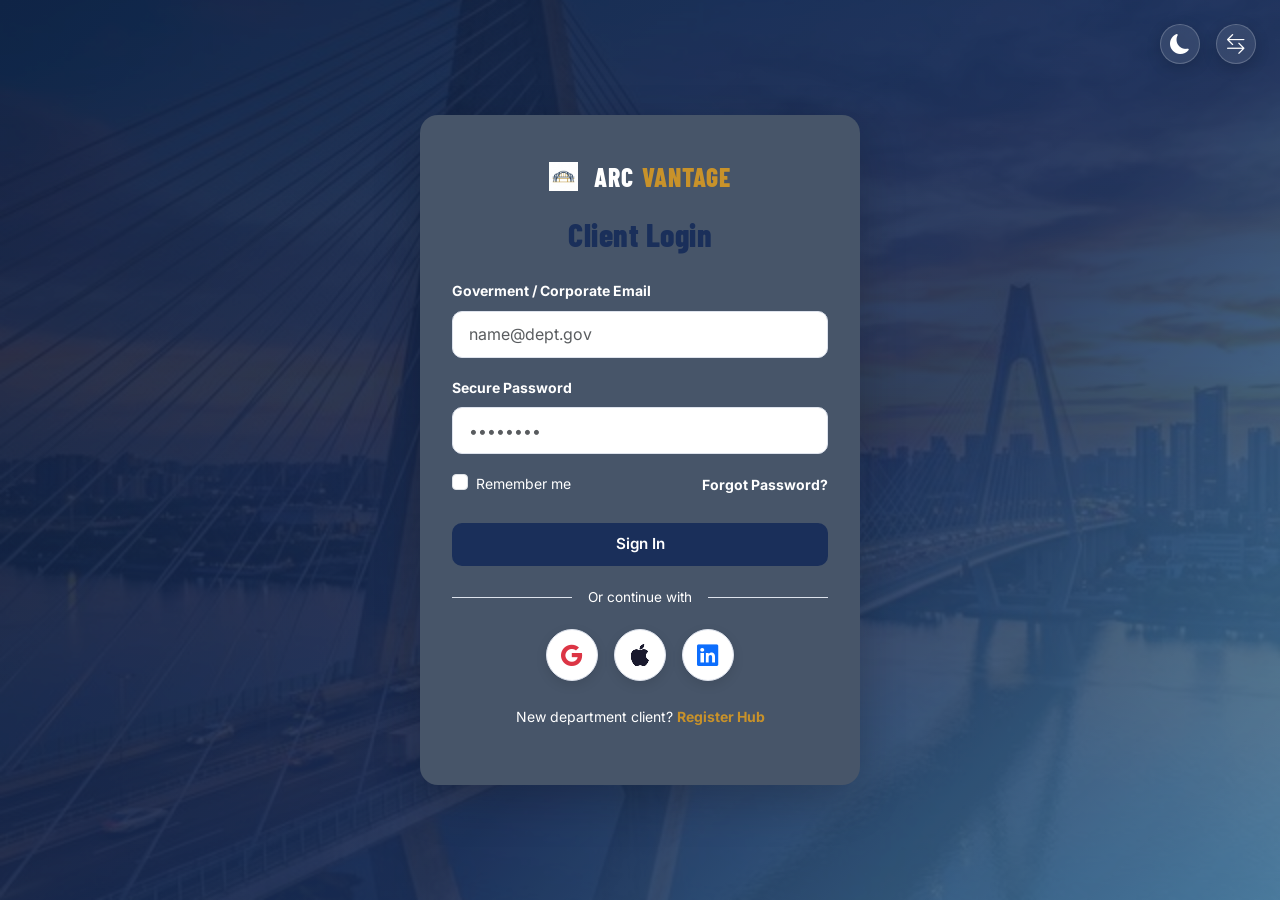
<file: login.html>
<!DOCTYPE html>
<html lang="en" dir="ltr">

<head>
    <meta charset="UTF-8">
    <meta name="viewport" content="width=device-width, initial-scale=1.0">
    <title>Login - ArcVantage Portal</title>
    <!-- Favicon -->
    <link rel="icon" type="image/png" href="assets/images/favicon.png">

    <!-- Bootstrap 5 -->
    <link href="https://cdn.jsdelivr.net/npm/bootstrap@5.3.0/dist/css/bootstrap.min.css" rel="stylesheet">
    <!-- Bootstrap Icons -->
    <link rel="stylesheet" href="https://cdn.jsdelivr.net/npm/bootstrap-icons@1.11.1/font/bootstrap-icons.css">
    <!-- Custom CSS -->
    <link rel="stylesheet" href="assets/css/style.css">
</head>

<body>
    <div class="auth-wrapper position-relative flex-column">
        <div class="hero-overlay hero-bg-main" style="opacity: 0.1;"></div>

        <!-- Theme & RTL Toggles (Top-Right) -->
        <div class="position-absolute top-0 end-0 m-4 d-flex gap-3 z-3">
            <div id="themeToggle" class="themeToggle toggle-shadow" title="Toggle Theme"><i class="bi bi-moon-fill fs-5"></i></div>
            <div id="rtlToggle" class="rtlToggle toggle-shadow" title="Toggle RTL"><i class="bi bi-arrow-left-right fs-5"></i></div>
        </div>



        <div class="auth-card animate-fade-up position-relative z-1">

            <div class="text-center mb-4">
                <a href="index.html" class="navbar-brand d-flex align-items-center justify-content-center m-0 mb-3"
                    dir="ltr">
                    <img src="assets/images/favicon.png" alt="ArcVantage" class="brand-logo-img me-2">
                    ARC<span>VANTAGE</span>
                </a>
                <h2 class="mt-2 text-primary-brand">Client Login</h2>
            </div>

            <form action="dashboard.html">
                <div class="mb-3">
                    <label class="form-label small fw-bold">Goverment / Corporate Email</label>
                    <input type="email" class="form-control" placeholder="name@dept.gov" required>
                </div>
                <div class="mb-3">
                    <label class="form-label small fw-bold">Secure Password</label>
                    <input type="password" class="form-control" placeholder="••••••••" required>
                </div>
                <div class="d-flex justify-content-between align-items-center mb-4">
                    <div class="form-check">
                        <input class="form-check-input" type="checkbox" id="remember">
                        <label class="form-check-label small" for="remember">Remember me</label>
                    </div>
                    <a href="#" class="small text-white fw-bold text-decoration-none">Forgot Password?</a>
                </div>
                <button type="submit" class="btn btn-brand-primary w-100 py-2">Sign In</button>
            </form>

            <div class="auth-divider text-white">Or continue with</div>

            <div class="d-flex justify-content-center gap-3">
                <button class="social-login-btn" title="Google Login">
                    <i class="bi bi-google text-danger"></i>
                </button>
                <button class="social-login-btn" title="Apple Login">
                    <i class="bi bi-apple"></i>
                </button>
                <button class="social-login-btn" title="LinkedIn Login">
                    <i class="bi bi-linkedin text-primary"></i>
                </button>
            </div>

            <div class="text-center mt-4">
                <p class="small text-white">New department client? <a href="signup.html"
                        class="text-secondary-brand fw-bold text-decoration-none">Register Hub</a></p>
            </div>
        </div>
    </div>



    <!-- Back to Top -->
    <a href="#" class="back-to-top" id="backToTop"><i class="bi bi-arrow-up"></i></a>

    <!-- Scripts -->
    <script src="https://cdn.jsdelivr.net/npm/bootstrap@5.3.0/dist/js/bootstrap.bundle.min.js"></script>
    <script src="assets/js/main.js"></script>
</body>

</html>
</file>
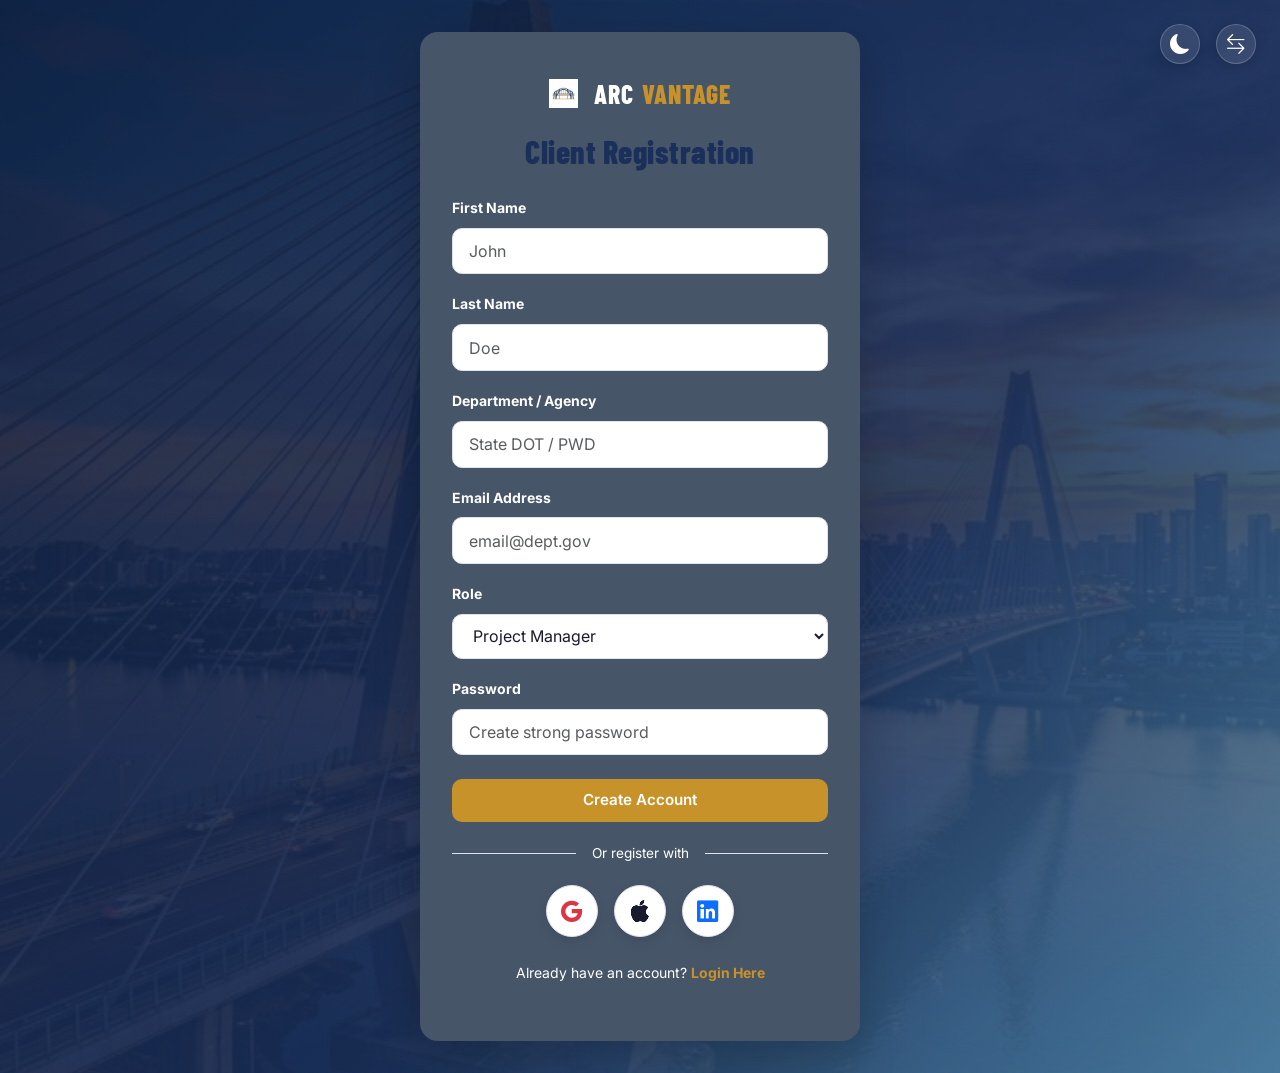
<file: signup.html>
<!DOCTYPE html>
<html lang="en" dir="ltr">

<head>
    <meta charset="UTF-8">
    <meta name="viewport" content="width=device-width, initial-scale=1.0">
    <title>SignUp - ArcVantage Portal</title>
    <!-- Favicon -->
    <link rel="icon" type="image/png" href="assets/images/favicon.png">

    <!-- Bootstrap 5 -->
    <link href="https://cdn.jsdelivr.net/npm/bootstrap@5.3.0/dist/css/bootstrap.min.css" rel="stylesheet">
    <!-- Bootstrap Icons -->
    <link rel="stylesheet" href="https://cdn.jsdelivr.net/npm/bootstrap-icons@1.11.1/font/bootstrap-icons.css">
    <!-- Custom CSS -->
    <link rel="stylesheet" href="assets/css/style.css">
</head>

<body>
    <div class="auth-wrapper position-relative flex-column">
        <div class="hero-overlay hero-bg-main" style="opacity: 0.1;"></div>

        <!-- Theme & RTL Toggles (Top-Right) -->
        <div class="position-absolute top-0 end-0 m-4 d-flex gap-3 z-3">
            <div id="themeToggle" class="themeToggle toggle-shadow" title="Toggle Theme"><i class="bi bi-moon-fill fs-5"></i></div>
            <div id="rtlToggle" class="rtlToggle toggle-shadow" title="Toggle RTL"><i class="bi bi-arrow-left-right fs-5"></i></div>
        </div>



        <div class="auth-card animate-fade-up position-relative z-1">

            <div class="text-center mb-4">
                <a href="index.html" class="navbar-brand d-flex align-items-center justify-content-center m-0 mb-3"
                    dir="ltr">
                    <img src="assets/images/favicon.png" alt="ArcVantage" class="brand-logo-img me-2">
                    ARC<span>VANTAGE</span>
                </a>
                <h2 class="mt-2 text-primary-brand">Client Registration</h2>
            </div>

            <form action="login.html">
                <div class="mb-3">
                    <label class="form-label small fw-bold">First Name</label>
                    <input type="text" class="form-control" placeholder="John" required>
                </div>
                <div class="mb-3">
                    <label class="form-label small fw-bold">Last Name</label>
                    <input type="text" class="form-control" placeholder="Doe" required>
                </div>
                <div class="mb-3">
                    <label class="form-label small fw-bold">Department / Agency</label>
                    <input type="text" class="form-control" placeholder="State DOT / PWD" required>
                </div>
                <div class="mb-3">
                    <label class="form-label small fw-bold">Email Address</label>
                    <input type="email" class="form-control" placeholder="email@dept.gov" required>
                </div>
                <div class="mb-3">
                    <label class="form-label small fw-bold">Role</label>
                    <select class="form-select">
                        <option>Project Manager</option>
                        <option>Chief Engineer</option>
                        <option>Compliance Officer</option>
                    </select>
                </div>
                <div class="mb-4">
                    <label class="form-label small fw-bold">Password</label>
                    <input type="password" class="form-control" placeholder="Create strong password" required>
                </div>

                <button type="submit" class="btn btn-brand-secondary w-100 py-2 text-center">Create Account</button>
            </form>

            <div class="auth-divider text-white">Or register with</div>

            <div class="d-flex justify-content-center gap-3">
                <button class="social-login-btn" title="Google Signup">
                    <i class="bi bi-google text-danger"></i>
                </button>
                <button class="social-login-btn" title="Apple Signup">
                    <i class="bi bi-apple"></i>
                </button>
                <button class="social-login-btn" title="LinkedIn Signup">
                    <i class="bi bi-linkedin text-primary"></i>
                </button>
            </div>

            <div class="text-center mt-4">
                <p class="small text-white">Already have an account? <a href="login.html"
                        class="text-secondary-brand fw-bold text-decoration-none">Login Here</a></p>
            </div>
        </div>
    </div>



    <!-- Back to Top -->
    <a href="#" class="back-to-top" id="backToTop"><i class="bi bi-arrow-up"></i></a>

    <!-- Scripts -->
    <script src="https://cdn.jsdelivr.net/npm/bootstrap@5.3.0/dist/js/bootstrap.bundle.min.js"></script>
    <script src="assets/js/main.js"></script>
</body>

</html>
</file>
<file: assets/css/style.css>
/* ============================================================
   ARCVANTAGE BRIDGE ENGINEERING
   Global Design System — style.css
   Colors: Primary #1A2F5A | Secondary #C8922A | Tertiary #4A7FA5
   ============================================================ */

/* ---- Google Fonts ---- */
@import url('https://fonts.googleapis.com/css2?family=Inter:wght@300;400;500;600;700;800;900&family=Barlow+Condensed:wght@600;700;800&display=swap');

/* ---- CSS Custom Properties (Light Theme) ---- */
:root {
  --primary:        #1A2F5A;
  --primary-dark:   #111e3c;
  --primary-light:  #2a4880;
  --secondary:      #C8922A;
  --secondary-dark: #a5731c;
  --secondary-light:#e0a83a;
  --tertiary:       #4A7FA5;
  --tertiary-dark:  #326182;
  --tertiary-light: #6fa3c4;

  --bg:             #f4f6fa;
  --bg-card:        #ffffff;
  --bg-navbar:      #1A2F5A;
  --text-main:      #1a1a2e;
  --text-muted:     #6c757d;
  --text-light:     #ffffff;
  --border:         #dde2ec;
  --shadow:         0 4px 24px rgba(26,47,90,0.10);
  --shadow-hover:   0 8px 32px rgba(26,47,90,0.18);
  --radius:         10px;
  --radius-lg:      18px;
  --transition:     all 0.3s ease;
}

/* ---- Dark Theme ---- */
[data-theme="dark"] {
  --bg:           #0f172a; /* Slightly lighter navy for better depth */
  --bg-card:      #1e293b; /* More distinct card background */
  --bg-navbar:    #0f172a;
  --text-main:    #f8fafc; /* Crisp white for main text */
  --text-muted:   #cbd5e1; /* Significantly brighter muted text for contrast (was #9aa3b8) */
  --border:       #334155;
  --shadow:       0 4px 24px rgba(0,0,0,0.45);
  --shadow-hover: 0 8px 32px rgba(0,0,0,0.60);
}

/* ---- Reset & Base ---- */
*, *::before, *::after { box-sizing: border-box; margin: 0; padding: 0; }
html { scroll-behavior: smooth; }
body {
  font-family: 'Inter', sans-serif;
  background-color: var(--bg);
  color: var(--text-main);
  transition: background-color 0.3s ease, color 0.3s ease;
  line-height: 1.7;
  font-size: 16px;
  overflow-x: hidden; /* Prevent horizontal scrolling globally */
}
img {
  max-width: 100%;
  height: auto;
}

/* ---- Typography ---- */
h1,h2,h3,h4,h5,h6 {
  font-family: 'Barlow Condensed', 'Inter', sans-serif;
  font-weight: 700;
  letter-spacing: 0.5px;
  color: var(--text-main);
  line-height: 1.2;
}
.text-primary-brand { color: var(--primary) !important; transition: var(--transition); }
.text-secondary-brand { color: var(--secondary) !important; transition: var(--transition); }
.text-tertiary-brand { color: var(--tertiary) !important; transition: var(--transition); }

.text-primary-brand:hover, .text-secondary-brand:hover, .text-tertiary-brand:hover {
  text-decoration: underline !important;
  opacity: 0.85;
}

/* ---- Buttons ---- */
.btn-brand-primary {
  background: var(--primary);
  color: #fff;
  border: 2px solid var(--primary);
  border-radius: var(--radius);
  padding: 0.55rem 1.5rem;
  font-weight: 600;
  font-size: 0.95rem;
  transition: var(--transition);
  text-decoration: none;
  display: inline-flex;
  align-items: center;
  justify-content: center;
  gap: 0.4rem;
}
.btn-brand-primary:hover {
  background: var(--primary-light);
  border-color: var(--primary-light);
  color: #fff;
  transform: translateY(-3px) scale(1.03);
  box-shadow: 0 8px 25px rgba(26,47,90,0.35);
  filter: brightness(1.15);
}
.btn-brand-secondary {
  background: var(--secondary);
  color: #fff;
  border: 2px solid var(--secondary);
  border-radius: var(--radius);
  padding: 0.55rem 1.5rem;
  font-weight: 600;
  font-size: 0.95rem;
  transition: var(--transition);
  text-decoration: none;
  display: inline-flex;
  align-items: center;
  justify-content: center;
  gap: 0.4rem;
}
.btn-brand-secondary:hover {
  background: var(--secondary-dark);
  border-color: var(--secondary-dark);
  color: #fff;
  transform: translateY(-3px) scale(1.03);
  box-shadow: 0 8px 25px rgba(200,146,42,0.4);
  filter: brightness(1.15);
}
.btn-brand-outline {
  background: transparent;
  color: var(--primary);
  border: 2px solid var(--primary);
  border-radius: var(--radius);
  padding: 0.55rem 1.5rem;
  font-weight: 600;
  font-size: 0.95rem;
  transition: var(--transition);
  text-decoration: none;
  display: inline-flex;
  align-items: center;
  justify-content: center;
  gap: 0.4rem;
}
.btn-brand-outline:hover {
  background: var(--primary);
  color: #fff;
  transform: translateY(-3px) scale(1.03);
  box-shadow: 0 8px 25px rgba(26,47,90,0.35);
  filter: brightness(1.15);
}
.btn-brand-outline-light {
  background: transparent;
  color: #fff;
  border: 2px solid rgba(255,255,255,0.7);
  border-radius: var(--radius);
  padding: 0.55rem 1.5rem;
  font-weight: 600;
  font-size: 0.95rem;
  transition: var(--transition);
  text-decoration: none;
  display: inline-flex;
  align-items: center;
  justify-content: center;
  gap: 0.4rem;
}
.btn-brand-outline-light:hover {
  background: rgba(255,255,255,0.2);
  color: #fff;
  transform: translateY(-3px) scale(1.03);
  box-shadow: 0 8px 25px rgba(255,255,255,0.15);
}

/* ---- Global Button Hover Highlight ---- */
.btn:hover {
  transform: translateY(-2px);
  filter: brightness(1.1);
  transition: var(--transition);
}
.social-login-btn:hover {
  transform: translateY(-2px) scale(1.02);
  box-shadow: 0 6px 20px rgba(26,47,90,0.15);
  filter: brightness(1.05);
}

.hover-opacity {
  transition: opacity 0.3s ease;
}
.hover-opacity:hover {
  opacity: 0.7;
}

/* ---- Cards ---- */
.brand-card {
  background: var(--bg-card);
  border-radius: var(--radius-lg);
  border: 1px solid var(--border);
  box-shadow: var(--shadow);
  transition: var(--transition);
  overflow: hidden;
}
.brand-card:hover {
  box-shadow: var(--shadow-hover);
  transform: translateY(-4px);
}
.brand-card .card-img-top {
  aspect-ratio: 16 / 9;
  width: 100%;
  height: auto;
  object-fit: cover;
}
.brand-card .card-body { padding: 1.5rem; }

/* ---- Section Utilities ---- */
.section-pad { padding: 80px 0; }
.section-pad-sm { padding: 50px 0; }

.section-title {
  font-size: 2.4rem;
  font-weight: 800;
  color: var(--primary);
  margin-bottom: 0.5rem;
}
[data-theme="dark"] .section-title { color: var(--secondary); }

.section-subtitle {
  font-size: 1.05rem;
  color: var(--text-muted);
  max-width: 600px;
  margin: 0 auto 2.5rem;
}

.section-label {
  display: inline-block;
  background: rgba(200,146,42,0.12);
  color: var(--secondary);
  font-size: 0.8rem;
  font-weight: 700;
  letter-spacing: 2px;
  text-transform: uppercase;
  border-radius: 50px;
  padding: 0.25rem 1rem;
  margin-bottom: 0.75rem;
}

.navbar-brand {
  font-family: 'Barlow Condensed', sans-serif;
  font-size: 1.6rem;
  font-weight: 800;
  letter-spacing: 1px;
  display: flex !important;
  align-items: center;
  gap: 0.5rem;
  text-decoration: none;
  transition: var(--transition);
  color: var(--primary);
}
.navbar-brand span { color: var(--secondary); }
.navbar-brand:hover { opacity: 0.85; }

.brand-logo-img {
  height: 1.8rem;
  width: auto;
  vertical-align: middle;
}

/* ---- Navbar ---- */
.brand-navbar {
  background: var(--bg-navbar) !important;
  padding: 0.75rem 0;
  box-shadow: 0 2px 20px rgba(0,0,0,0.2);
  position: sticky;
  top: 0;
  z-index: 1050;
}
.brand-navbar .navbar-brand {
  font-family: 'Barlow Condensed', sans-serif;
  font-size: 1.6rem;
  font-weight: 800;
  color: #fff !important;
  letter-spacing: 1px;
  display: flex;
  align-items: center;
  gap: 0.5rem;
}
.brand-navbar .navbar-brand span { color: var(--secondary); }
.brand-navbar .nav-link {
  color: rgba(255,255,255,1) !important;
  font-weight: 500;
  font-size: 0.92rem;
  padding: 0.5rem 0.85rem !important;
  border-radius: 6px;
  transition: var(--transition);
}
.brand-navbar .nav-link:hover,
.brand-navbar .nav-link.active {
  color: var(--secondary) !important;
  background: rgba(200,146,42,0.1);
}

/* ---- Dropdown in Navbar ---- */
.brand-navbar .dropdown-menu {
  background: var(--bg-card);
  border: 1px solid var(--border);
  border-radius: var(--radius);
  box-shadow: var(--shadow-hover);
  min-width: 200px;
}
.brand-navbar .dropdown-item {
  color: var(--text-main);
  font-weight: 500;
  padding: 0.55rem 1.25rem;
  transition: var(--transition);
}
.brand-navbar .dropdown-item:hover {
  background: rgba(26,47,90,0.08);
  color: var(--primary);
}
[data-theme="dark"] .brand-navbar .dropdown-item:hover { color: var(--secondary); }

.navbar-btn { min-width: 90px; justify-content: center; }

/* ---- Hero Sections ---- */
.hero-section {
  min-height: 90vh;
  display: flex;
  align-items: center;
  position: relative;
  overflow: hidden;
  background: linear-gradient(135deg, var(--primary-dark) 0%, var(--primary) 55%, var(--primary-light) 100%);
}
.hero-overlay {
  position: absolute;
  inset: 0;
  background-position: center;
  background-size: cover;
  background-repeat: no-repeat;
  opacity: 0.18;
  z-index: 0;
}
.hero-bg-main { background-image: url('../images/hero.png'); }
.hero-bg-about { background-image: url('../images/team.png'); }
.hero-bg-services { background-image: url('../images/construction.png'); }
.hero-bg-contact { background-image: url('../images/maintenance.png'); }
.hero-bg-home2 { background-image: url('../images/digitaltwin.png'); }
.hero-section h1 {
  font-size: clamp(2.5rem, 6vw, 4.5rem);
  font-weight: 900;
  color: #fff;
  line-height: 1.1;
}
.hero-section h1 span { color: var(--secondary); }
.hero-section p { color: rgba(255,255,255,0.82); font-size: 1.15rem; }

/* ---- Stat Cards ---- */
.stat-card {
  text-align: center;
  padding: 2rem 1.5rem;
  background: var(--bg-card);
  border-radius: var(--radius-lg);
  border: 1px solid var(--border);
  box-shadow: var(--shadow);
  transition: var(--transition);
  height: 100%;
  display: flex;
  flex-direction: column;
  justify-content: center;
}
.stat-card:hover { transform: translateY(-4px); box-shadow: var(--shadow-hover); }
.stat-card .stat-number {
  font-size: 3rem;
  font-weight: 800;
  font-family: 'Barlow Condensed', sans-serif;
  color: var(--secondary);
}
.stat-card .stat-label {
  color: var(--text-muted);
  font-size: 0.9rem;
  font-weight: 600;
  text-transform: uppercase;
  letter-spacing: 1px;
}

/* ---- Badge / Tag ---- */
.brand-badge {
  display: inline-block;
  background: var(--primary);
  color: #fff;
  font-size: 0.75rem;
  font-weight: 700;
  padding: 0.2rem 0.75rem;
  border-radius: 50px;
  letter-spacing: 1px;
}
.brand-badge-gold {
  background: var(--secondary);
}
.brand-badge-teal {
  background: var(--tertiary);
}

/* ---- Project Cards ---- */
.project-card {
  position: relative;
  border-radius: var(--radius-lg);
  overflow: hidden;
  background: var(--bg-card);
  box-shadow: var(--shadow);
  transition: var(--transition);
  height: 100%;
  display: flex;
  flex-direction: column;
}
.project-card:hover { transform: translateY(-6px); box-shadow: var(--shadow-hover); }
.project-card img { width: 100%; height: auto; aspect-ratio: 4 / 3; object-fit: cover; }
.project-card .project-info {
  padding: 1.25rem;
  border-top: 3px solid var(--secondary);
  flex-grow: 1;
  display: flex;
  flex-direction: column;
}
.project-card .project-category {
  font-size: 0.78rem;
  font-weight: 700;
  color: var(--tertiary);
  text-transform: uppercase;
  letter-spacing: 1.5px;
}

/* ---- Service Cards (services.html) ---- */
.service-card {
  background: var(--bg-card);
  border-radius: var(--radius-lg);
  border: 1px solid var(--border);
  box-shadow: var(--shadow);
  overflow: hidden;
  transition: var(--transition);
  height: 100%;
  display: flex;
  flex-direction: column;
}
.service-card:hover { transform: translateY(-6px); box-shadow: var(--shadow-hover); border-color: var(--secondary); }
.service-card .svc-img { aspect-ratio: 16 / 9; width: 100%; height: auto; object-fit: cover; }
.service-card .svc-body { 
  padding: 1.5rem; 
  flex-grow: 1;
  display: flex;
  flex-direction: column;
}
.service-card .svc-icon {
  width: 54px; height: 54px;
  background: linear-gradient(135deg, var(--primary), var(--tertiary));
  border-radius: 14px;
  display: flex; align-items: center; justify-content: center;
  color: #fff; font-size: 1.5rem;
  margin-bottom: 1rem;
  transition: var(--transition);
}
.service-card:hover .svc-icon { background: linear-gradient(135deg, var(--secondary), var(--secondary-dark)); }

/* ---- Footer ---- */
.brand-footer {
  background: var(--primary-dark);
  color: rgba(255,255,255,0.95);
  padding: 60px 0 0;
}
.brand-footer h5 {
  color: var(--secondary);
  font-family: 'Barlow Condensed', sans-serif;
  font-size: 1.15rem;
  font-weight: 700;
  letter-spacing: 1px;
  text-transform: uppercase;
  margin-bottom: 1.2rem;
}
.brand-footer a {
  color: rgba(255,255,255,0.85);
  text-decoration: none;
  font-size: 0.9rem;
  transition: var(--transition);
  display: block;
  margin-bottom: 0.5rem;
}
.brand-footer a:hover { color: var(--secondary); padding-left: 4px; }
.brand-footer .footer-brand-name {
  font-family: 'Barlow Condensed', sans-serif;
  font-size: 1.6rem;
  font-weight: 800;
  color: #fff;
  letter-spacing: 1px;
  display: flex;
  align-items: center;
  gap: 0.5rem;
}
.brand-footer .footer-brand-name span { color: var(--secondary); }
.brand-footer .footer-desc,
.brand-footer .text-muted,
.brand-footer small { font-size: 0.9rem; color: rgba(255,255,255,0.85) !important; }
.social-icons a {
  display: inline-flex;
  align-items: center;
  justify-content: center;
  width: 38px; height: 38px;
  background: rgba(255,255,255,0.08);
  border-radius: 10px;
  color: rgba(255,255,255,0.7);
  font-size: 1.1rem;
  transition: var(--transition);
  margin-right: 0.4rem;
  text-decoration: none;
}
.social-icons a:hover { background: var(--secondary); color: #fff; transform: translateY(-3px); }
.social-icons.social-dark a {
  background: var(--primary);
  color: #fff;
}
.social-icons.social-dark a:hover {
  background: var(--secondary);
  color: #fff;
}
[data-theme="dark"] .social-icons.social-dark a {
  background: var(--secondary);
  color: var(--primary);
}
[data-theme="dark"] .social-icons.social-dark a:hover {
  background: #fff;
  color: var(--primary);
}

.footer-newsletter input {
  background: rgba(255,255,255,0.1);
  border: 1.5px solid rgba(255,255,255,0.2);
  color: #fff;
  border-radius: var(--radius);
  padding: 0.55rem 1rem;
  font-size: 0.9rem;
  width: 100%;
  margin-bottom: 0.75rem;
  outline: none;
  transition: var(--transition);
}
.footer-newsletter input::placeholder { color: rgba(255,255,255,0.7); }
.footer-newsletter input:focus { border-color: var(--secondary); background: rgba(255,255,255,0.15); }
.footer-bottom {
  border-top: 1px solid rgba(255,255,255,0.1);
  padding: 1.2rem 0;
  margin-top: 2.5rem;
  font-size: 0.88rem;
  color: rgba(255,255,255,0.8);
}

/* ---- Back to Top ---- */
#backToTop {
  position: fixed;
  bottom: 2rem;
  right: 2rem;
  z-index: 999;
  width: 44px; height: 44px;
  background: var(--secondary);
  color: #fff;
  border: none;
  border-radius: 50%;
  font-size: 1.2rem;
  display: none;
  align-items: center;
  justify-content: center;
  cursor: pointer;
  box-shadow: 0 4px 16px rgba(200,146,42,0.4);
  transition: var(--transition);
}
#backToTop.show { display: flex; }
#backToTop:hover { background: var(--secondary-dark); transform: translateY(-4px); }

/* ---- Auth Pages ---- */
.auth-wrapper {
  min-height: 100vh;
  display: flex;
  flex-direction: column;
  align-items: center;
  justify-content: center;
  background: linear-gradient(135deg, var(--primary-dark) 0%, var(--primary) 60%, var(--tertiary) 100%);
  padding: 2rem 1rem;
}
.auth-card {
  background: #475569; /* Balanced slate-grey to support white text visibility */
  border-radius: var(--radius-lg);
  padding: 2.5rem 2rem;
  width: 100%;
  max-width: 440px;
  box-shadow: 0 16px 48px rgba(0,0,0,0.2);
  color: #ffffff; /* Universal white text inside auth card for contrast */
}
[data-theme="dark"] .auth-card {
  background: var(--bg-card); /* Revert to standard dark theme card color */
}
.auth-card h2 { font-size: 2rem; font-weight: 800; color: #ffffff; }
[data-theme="dark"] .auth-card h2 { color: var(--secondary); }

/* Brand inside auth cards — remains consistent with white text as requested */
.auth-card .navbar-brand {
  font-family: 'Barlow Condensed', sans-serif;
  font-size: 1.6rem;
  font-weight: 800;
  letter-spacing: 1px;
  color: #fff !important;
  gap: 0.5rem;
  transition: none;
}
.auth-card .navbar-brand span { color: var(--secondary) !important; transition: none; }
.auth-card .navbar-brand .brand-logo-img { height: 1.8rem; width: auto; }
/* Note: No [data-theme="dark"] override for .auth-card .navbar-brand to keep it consistent */
.auth-card .form-control {
  background: var(--bg-card); /* Use card background for better contrast against wrapper */
  border: 1.5px solid var(--border);
  color: var(--text-main);
  border-radius: var(--radius);
  padding: 0.65rem 1rem;
  transition: var(--transition);
}
.auth-card .form-control:focus {
  border-color: var(--secondary); /* Use secondary for better visibility on focus */
  box-shadow: 0 0 0 3px rgba(200,146,42,0.15);
  background: var(--bg);
}

/* ---- Dark Mode Contrast Fixes ---- */
[data-theme="dark"] ::placeholder {
  color: var(--text-muted) !important;
  opacity: 1 !important;
}
[data-theme="dark"] :-ms-input-placeholder { color: var(--text-muted) !important; }
[data-theme="dark"] ::-ms-input-placeholder { color: var(--text-muted) !important; }

[data-theme="dark"] .bg-light { background-color: var(--bg) !important; color: var(--text-main) !important; }
[data-theme="dark"] .bg-white { background-color: var(--bg-card) !important; color: var(--text-main) !important; }
[data-theme="dark"] .text-muted { color: var(--text-muted) !important; }
[data-theme="dark"] .form-control { background-color: var(--bg); border-color: var(--border); color: var(--text-main); }
[data-theme="dark"] .form-control:focus { background-color: var(--bg-card); color: var(--text-main); }
[data-theme="dark"] select.form-select { background-color: var(--bg); color: var(--text-main); border-color: var(--border); }

/* Ensure primary brand text elements remain visible in dark mode */
[data-theme="dark"] .text-primary-brand,
[data-theme="dark"] .text-primary {
    color: var(--secondary) !important;
}
[data-theme="dark"] .text-primary-brand:hover,
[data-theme="dark"] .text-primary:hover {
    color: white !important;
}

/* ---- Dashboard & Components Dark Mode Enhancements ---- */
[data-theme="dark"] .table {
  --bs-table-color: var(--text-main);
  --bs-table-bg: transparent;
  --bs-table-border-color: var(--border);
  --bs-table-striped-color: var(--text-main);
  --bs-table-striped-bg: rgba(255, 255, 255, 0.05);
  --bs-table-hover-color: var(--text-main);
  --bs-table-hover-bg: rgba(255, 255, 255, 0.075);
}
[data-theme="dark"] .table th { color: var(--secondary); }
[data-theme="dark"] .breadcrumb-item.active { color: var(--secondary) !important; }
[data-theme="dark"] .breadcrumb-item a { color: var(--text-muted) !important; }
[data-theme="dark"] .breadcrumb-item + .breadcrumb-item::before { color: var(--text-muted); }
[data-theme="dark"] .btn-light { background-color: var(--bg); border-color: var(--border); color: var(--text-main); }
[data-theme="dark"] .btn-light:hover { background-color: var(--border); color: var(--secondary); }
[data-theme="dark"] .btn-outline-secondary { color: var(--text-main); border-color: var(--border); }
[data-theme="dark"] .btn-outline-secondary:hover { background-color: var(--border); color: var(--secondary); }
[data-theme="dark"] .dropdown-menu { background-color: var(--bg-card); border-color: var(--border); }
[data-theme="dark"] .dropdown-item { color: var(--text-main); }
[data-theme="dark"] .dropdown-item:hover { background-color: var(--border); color: var(--secondary); }
[data-theme="dark"] .list-group-item { background-color: transparent; color: var(--text-main); border-color: var(--border); }

.social-login-btn {
  display: flex;
  align-items: center;
  justify-content: center;
  width: 52px;
  height: 52px;
  border-radius: 50%;
  border: 1px solid var(--border);
  background: #ffffff;
  color: var(--text-main);
  font-size: 1.35rem;
  transition: var(--transition);
  cursor: pointer;
  box-shadow: 0 4px 12px rgba(0,0,0,0.1);
}
[data-theme="dark"] .social-login-btn {
  background: var(--bg-card);
  border-color: var(--border);
}
.social-login-btn:hover { border-color: var(--primary); color: var(--primary); background: rgba(26,47,90,0.05); }
.auth-divider {
  display: flex;
  align-items: center;
  gap: 1rem;
  color: var(--text-muted);
  font-size: 0.85rem;
  margin: 1.25rem 0;
}
.auth-divider::before, .auth-divider::after {
  content: '';
  flex: 1;
  height: 1px;
  background: var(--border);
}

/* ---- Dashboard ---- */
.dashboard-wrapper { display: flex; min-height: 100vh; }
.dash-sidebar {
  width: 260px;
  height: 100vh;
  background: var(--primary);
  color: #fff;
  flex-shrink: 0;
  position: fixed;
  top: 0; left: 0;
  z-index: 1050;
  display: flex;
  flex-direction: column;
  transition: all 0.3s ease-in-out;
}

/* Custom scrollbar for sidebar */
.dash-sidebar::-webkit-scrollbar {
  width: 5px;
}
.dash-sidebar::-webkit-scrollbar-track {
  background: transparent;
}
.dash-sidebar::-webkit-scrollbar-thumb {
  background: rgba(255, 255, 255, 0.2);
  border-radius: 10px;
}
.dash-sidebar::-webkit-scrollbar-thumb:hover {
  background: rgba(255, 255, 255, 0.4);
}
@media (max-width: 991.98px) {
  .dash-sidebar {
    left: -260px;
  }
  .dash-sidebar.open {
    left: 0;
    box-shadow: 0 0 50px rgba(0,0,0,0.5);
  }
}
[dir="rtl"] .dash-sidebar { left: auto; right: 0; }
.dash-sidebar .sidebar-brand {
  padding: 1.5rem 1.25rem 1rem;
  border-bottom: 1px solid rgba(255,255,255,0.12);
}
.dash-sidebar .sidebar-brand-name {
  font-family: 'Barlow Condensed', sans-serif;
  font-size: 1.6rem;
  font-weight: 800;
  color: #fff;
  letter-spacing: 1px;
  display: flex;
  align-items: center;
  gap: 0.5rem;
}
.dash-sidebar .sidebar-brand-name:hover span {
  text-decoration: none !important;
}
.dash-sidebar .sidebar-brand-name span { color: var(--secondary); }
.dash-sidebar .sidebar-brand-sub {
  font-size: 0.72rem;
  color: rgba(255,255,255,0.55);
  letter-spacing: 1px;
  text-transform: uppercase;
  display: block;
  margin-top: 2px;
}
.sidebar-nav { padding: 1.5rem 0; flex: 1; }
.sidebar-nav .nav-section-label {
  font-size: 0.68rem;
  font-weight: 700;
  letter-spacing: 2px;
  text-transform: uppercase;
  color: rgba(255,255,255,0.4);
  padding: 0.75rem 1.5rem 0.35rem;
}
.sidebar-nav .nav-link {
  color: rgba(255,255,255,0.92);
  padding: 0.7rem 1.5rem;
  border-radius: 0;
  font-size: 0.92rem;
  font-weight: 500;
  display: flex;
  align-items: center;
  gap: 0.75rem;
  transition: var(--transition);
  border-left: 3px solid transparent;
  text-decoration: none;
}
[dir="rtl"] .sidebar-nav .nav-link { border-left: none; border-right: 3px solid transparent; }
.sidebar-nav .nav-link i { font-size: 1.1rem; }
.sidebar-nav .nav-link:hover,
.sidebar-nav .nav-link.active {
  background: rgba(255,255,255,0.08);
  color: #fff;
  border-left-color: var(--secondary);
}
.nav-links .nav-link {
  display: flex !important;
  align-items: center;
  gap: 0.85rem;
}
.nav-links .nav-link i {
  font-size: 1.1rem;
  width: 20px;
  text-align: center;
}
.dash-sidebar .sidebar-brand-name span { color: var(--secondary) !important; }
.dash-sidebar .sidebar-brand-name:hover { text-decoration: none !important; }
.dash-sidebar .sidebar-brand-name:hover span { text-decoration: none !important; }
[dir="rtl"] .sidebar-nav .nav-link:hover,
[dir="rtl"] .sidebar-nav .nav-link.active {
  border-left-color: transparent;
  border-right-color: var(--secondary);
}
.dash-main {
  margin-left: 260px;
  flex: 1;
  padding: 2rem;
  background: var(--bg);
  min-height: 100vh;
  transition: all 0.3s ease-in-out;
}
@media (max-width: 991.98px) {
  .dash-main {
    margin-left: 0;
    padding: 1rem;
    overflow-x: hidden; /* Contain Bootstrap rows on mobile */
  }
}
[dir="rtl"] .dash-main { margin-left: 0; margin-right: 260px; }
@media (max-width: 991.98px) {
  [dir="rtl"] .dash-main { margin-right: 0; }
  [dir="rtl"] .dash-sidebar { left: auto; right: -260px; }
  [dir="rtl"] .dash-sidebar.open { right: 0; left: auto; }
}
.dashboard-wrapper {
    display: flex;
    width: 100%;
    overflow-x: hidden;
}
.dash-topbar {
  display: flex;
  align-items: center;
  justify-content: space-between;
  margin-bottom: 2rem;
  padding-bottom: 1.25rem;
  border-bottom: 1px solid var(--border);
}
.kpi-card {
  background: var(--bg-card);
  border-radius: var(--radius-lg);
  padding: 1.5rem;
  border: 1px solid var(--border);
  box-shadow: var(--shadow);
  transition: var(--transition);
  border-left: 4px solid var(--secondary);
}
[dir="rtl"] .kpi-card { border-left: none; border-right: 4px solid var(--secondary); }
.kpi-card:hover { box-shadow: var(--shadow-hover); transform: translateY(-3px); }
.kpi-card .kpi-value {
  font-size: 2rem;
  font-weight: 800;
  font-family: 'Barlow Condensed', sans-serif;
  color: var(--primary);
}
[data-theme="dark"] .kpi-card .kpi-value { color: var(--secondary); }
.kpi-card .kpi-label { color: var(--text-muted); font-size: 0.85rem; font-weight: 600; }
.dash-section {
  background: var(--bg-card);
  border-radius: var(--radius-lg);
  border: 1px solid var(--border);
  box-shadow: var(--shadow);
  padding: 1.75rem;
  margin-bottom: 2rem;
}
.dash-section-title {
  font-family: 'Barlow Condensed', sans-serif;
  font-size: 1.4rem;
  font-weight: 800;
  color: var(--primary);
  margin-bottom: 1.25rem;
  display: flex;
  align-items: center;
  gap: 0.6rem;
}
[data-theme="dark"] .dash-section-title { color: var(--secondary); }
.doc-row {
  display: flex;
  align-items: center;
  gap: 1rem;
  padding: 0.85rem 0;
  border-bottom: 1px solid var(--border);
  transition: var(--transition);
}
.doc-row:last-child { border-bottom: none; }
.doc-row:hover { background: rgba(26,47,90,0.04); border-radius: 8px; padding-left: 0.5rem; }
.doc-icon {
  width: 40px; height: 40px;
  display: flex; align-items: center; justify-content: center;
  background: rgba(26,47,90,0.08);
  border-radius: 10px;
  font-size: 1.1rem;
  color: var(--primary);
  flex-shrink: 0;
}
[data-theme="dark"] .doc-icon { background: rgba(200,146,42,0.12); color: var(--secondary); }
.doc-meta { flex: 1; }
.doc-name { font-weight: 600; font-size: 0.92rem; color: var(--text-main); }
.doc-sub { font-size: 0.78rem; color: var(--text-muted); }

/* ---- Progress Bars ---- */
.progress-brand { height: 8px; border-radius: 4px; background: var(--border); }
.progress-brand .progress-bar { background: var(--secondary); border-radius: 4px; }

/* ---- Dashboard Redesign Specifics ---- */
.dash-sidebar {
  box-shadow: 10px 0 30px rgba(0,0,0,0.1);
  background: linear-gradient(180deg, var(--primary) 0%, var(--primary-dark) 100%);
}

.kpi-card {
  position: relative;
  overflow: hidden;
  border: none;
  background: var(--bg-card);
  border-radius: 16px;
  padding: 1.5rem;
  box-shadow: 0 4px 15px rgba(0,0,0,0.05);
  transition: transform 0.3s ease, box-shadow 0.3s ease;
}

.kpi-card:hover {
  transform: translateY(-5px);
  box-shadow: 0 8px 25px rgba(0,0,0,0.1);
}

.kpi-card .kpi-icon {
  position: absolute;
  top: 1rem;
  right: 1.25rem;
  font-size: 2rem;
  opacity: 0.15;
  color: var(--primary);
}
[data-theme="dark"] .kpi-card .kpi-icon { color: var(--secondary); }

.trend-indicator {
  font-size: 0.75rem;
  font-weight: 700;
  display: flex;
  align-items: center;
  gap: 0.25rem;
  margin-top: 0.5rem;
}
.trend-up { color: #10b981; }
.trend-down { color: #ef4444; }

.dash-widget {
  background: var(--bg-card);
  border-radius: 18px;
  padding: 1.75rem;
  box-shadow: var(--shadow);
  height: 100%;
  border: 1px solid var(--border);
}

.dash-table th {
  font-size: 0.75rem;
  font-weight: 700;
  text-transform: uppercase;
  letter-spacing: 1px;
  color: var(--text-muted);
  border-top: none;
  padding: 1rem;
}

.dash-table td {
  padding: 1rem;
  vertical-align: middle;
  border-bottom: 1px solid var(--border);
}

.status-chip {
  padding: 4px 12px;
  border-radius: 50px;
  font-size: 0.72rem;
  font-weight: 700;
  text-transform: uppercase;
}

.status-active { background: rgba(16, 185, 129, 0.12); color: #10b981; }
.status-pending { background: rgba(245, 158, 11, 0.12); color: #f59e0b; }
.status-danger { background: rgba(239, 68, 68, 0.12); color: #ef4444; }

.activity-item {
  position: relative;
  padding-left: 2.5rem;
  padding-bottom: 1.5rem;
}

.activity-item::before {
  content: '';
  position: absolute;
  left: 0.6rem;
  top: 0.5rem;
  width: 2px;
  height: 100%;
  background: var(--border);
}

.activity-item:last-child::before { display: none; }

.activity-dot {
  position: absolute;
  left: 0;
  top: 0.4rem;
  width: 1.2rem;
  height: 1.2rem;
  border-radius: 50%;
  background: var(--secondary);
  border: 3px solid var(--bg-card);
  z-index: 10;
}

.search-bar-dash {
  background: var(--bg);
  border: 1.5px solid var(--border);
  border-radius: 30px;
  padding-left: 2.5rem;
  transition: all 0.3s ease;
}
.search-bar-dash:focus {
  border-color: var(--secondary);
  box-shadow: 0 0 0 4px rgba(200,146,42,0.1);
}

/* Sidebar Responsive Toggle */
#sidebarCollapse {
  cursor: pointer;
  width: 38px;
  height: 38px;
  display: flex;
  align-items: center;
  justify-content: center;
  border-radius: 50%;
  background: var(--bg);
  border: 1px solid var(--border);
  transition: var(--transition);
}

#sidebarCollapse:hover {
  background: var(--secondary);
  color: #fff;
}
.partner-card {
  display: flex;
  align-items: center;
  justify-content: center;
  padding: 1rem;
  transition: var(--transition);
  box-shadow: var(--shadow);
}
.partner-card:hover {
  border-color: var(--secondary);
  box-shadow: var(--shadow-hover);
  transform: translateY(-4px);
}
.partner-logo {
  transition: var(--transition);
  max-height: 90px;
  max-width: 100%;
  object-fit: contain;
  filter: grayscale(1);
  opacity: 0.7;
}
.partner-card:hover .partner-logo {
  filter: grayscale(0);
  opacity: 1;
  transform: scale(1.05);
}

/* ---- Testimonial Cards ---- */
.testimonial-card {
  background: var(--bg-card);
  border-radius: var(--radius-lg);
  border: 1px solid var(--border);
  box-shadow: var(--shadow);
  padding: 2rem 2.5rem 2.5rem;
  position: relative;
  transition: var(--transition);
}
.testimonial-card::before {
  content: '\201C';
  display: block;
  position: relative;
  top: 0; left: 0;
  font-size: 4rem;
  font-family: Georgia, serif;
  color: var(--secondary);
  opacity: 0.35;
  line-height: 0.8;
  margin-bottom: 0.5rem;
}
.testimonial-card:hover { 
  box-shadow: var(--shadow-hover); 
  transform: translateY(-4px); 
  border-color: var(--secondary);
}
.testimonial-card p {
  font-size: 1.05rem;
  line-height: 1.8;
  color: var(--text-main);
  font-style: italic;
  margin-bottom: 2rem !important;
}
.testimonial-card .d-flex.align-items-center {
  justify-content: center;
}
.testimonial-card h6 {
  text-align: center;
}
[data-theme="dark"] .testimonial-card .text-primary-brand {
  color: var(--secondary) !important;
}
.testimonial-card small {
  text-align: center;
  display: block;
}

.testimonial-img {
  width: 60px;
  height: 60px;
  border-radius: 50%;
  object-fit: cover;
  border: 2px solid var(--secondary);
  flex-shrink: 0;
}


/* ---- Offcanvas Dark ---- */
.offcanvas-dark {
  background: var(--primary-dark);
  color: #fff;
}
.offcanvas-dark .offcanvas-header { border-bottom: 1px solid rgba(255,255,255,0.1); }
.offcanvas-dark .btn-close { filter: invert(1); }
.offcanvas-dark .nav-link { 
  color: rgba(255,255,255,0.85); 
  padding: 0.8rem 1.25rem;
  border-radius: 8px;
  transition: var(--transition);
}
.offcanvas-dark .nav-link:hover,
.offcanvas-dark .nav-link.active { 
  color: var(--secondary) !important; 
  background: rgba(200,146,42,0.1);
}
.offcanvas-dark .nav-link:hover { color: var(--secondary); }

/* ---- Responsive ---- */
@media (max-width: 992px) {
  .dash-sidebar { transform: translateX(-100%); }
  [dir="rtl"] .dash-sidebar { transform: translateX(100%); }
  .dash-sidebar.open { transform: translateX(0); }
  .dash-main { margin-left: 0 !important; margin-right: 0 !important; }
}
/* ---- Responsive Dashboard Centering ---- */
@media (max-width: 991.98px) {
  .dash-main header {
    text-align: center;
    align-items: center !important;
    padding-top: 1rem; /* Add space at top of header */
  }
  .dash-main .header-left, 
  .dash-main .header-right {
    width: 100%;
    justify-content: center !important;
    align-items: center !important;
    position: relative;
  }
  
  /* Ensure header text has breathing room on mobile */
  .header-left > div {
    margin-top: 0;
    padding: 0; 
  }
  .header-left > div p {
    font-size: 1.15rem;
    margin-bottom: 0;
  }
  
  /* Reset absolute position to prevent overlap */
  #sidebarToggle {
    position: relative !important;
    left: auto !important;
    top: auto !important;
    transform: none !important;
    margin-right: 0.5rem;
  }
  
  .dash-main .header-left nav ol {
    justify-content: center;
  }
  
  .kpi-card {
    text-align: center;
    display: flex;
    flex-direction: column;
    align-items: center;
    padding-top: 4.5rem; /* Increased space for icon */
  }
  .kpi-card .kpi-icon {
    left: 50%;
    transform: translateX(-50%);
    right: auto;
    top: 1rem;
    opacity: 0.08 !important; /* Very faint to avoid text overlap issues */
  }
  .trend-indicator {
    justify-content: center;
  }
  
  .dash-widget {
    text-align: center;
  }
  .dash-widget > .d-flex,
  .dash-widget .mb-4.d-flex {
    flex-direction: column;
    gap: 1rem;
    align-items: center !important;
  }
  
  .list-group-item {
    flex-direction: column;
    text-align: center;
    gap: 0.75rem;
  }

  .activity-item {
    padding-left: 0;
    text-align: center;
  }
  .activity-item::before {
    display: none;
  }
  .activity-dot {
    position: relative;
    margin: 0 auto 0.5rem;
    display: block;
  }

  .admin-profile-header {
    border-left: none !important;
    padding-left: 0 !important;
    margin-left: 0 !important;
    flex-direction: column;
    text-align: center;
  }
  
  .dash-widget .gap-2.d-flex {
      flex-direction: column;
      width: 100%;
  }

  .dash-table {
      font-size: 0.8rem;
  }
}

/* ---- Responsive Fixes for 360px viewports ---- */
@media (max-width: 400px) {
  .brand-navbar .navbar-brand {
    font-size: 1.25rem; /* Reduce brand size to prevent wrapping */
    gap: 0.35rem;
  }
  .brand-navbar .brand-logo-img {
    height: 1.5rem;
  }
  .brand-navbar .container {
    padding-left: 10px;
    padding-right: 10px;
  }
  .brand-navbar .btn-brand-secondary {
    padding-left: 0.75rem !important;
    padding-right: 0.75rem !important;
    font-size: 0.8rem;
  }
  
  /* Auth Page Overlap Fixes */
  .auth-wrapper .position-absolute.top-0.end-0.m-4 {
    margin: 1rem !important; /* Move toggles closer to edge */
    gap: 0.75rem !important;
  }
  .auth-wrapper .rtlToggle, 
  .themeToggle {
    font-size: 1.2rem !important; 
  }
  .auth-card .navbar-brand {
    font-size: 1.4rem; /* Prevent brand name from hitting toggles */
  }
}

/* ---- Animations ---- */
@keyframes fadeInUp {
  from { opacity: 0; transform: translateY(30px); }
  to   { opacity: 1; transform: translateY(0); }
}
.animate-fade-up { animation: fadeInUp 0.7s ease both; }
.animate-delay-1 { animation-delay: 0.15s; }
.animate-delay-2 { animation-delay: 0.3s; }
.animate-delay-3 { animation-delay: 0.45s; }
.animate-delay-4 { animation-delay: 0.6s; }

/* ---- Ticker / Marquee ---- */
.marquee-wrap { overflow: hidden; background: var(--primary-dark); padding: 0.65rem 0; }
.marquee-track { display: flex; gap: 3rem; animation: marqueeScroll 28s linear infinite; white-space: nowrap; }
.marquee-track span { color: rgba(255,255,255,0.7); font-size: 0.85rem; font-weight: 600; letter-spacing: 1px; }
.marquee-track span i { color: var(--secondary); margin-right: 0.4rem; }
@keyframes marqueeScroll { from { transform: translateX(0); } to { transform: translateX(-50%); } }

/* ---- Timeline ---- */
.timeline { position: relative; padding-left: 2rem; }
.timeline::before { content: ''; position: absolute; left: 12px; top: 0; bottom: 0; width: 2px; background: var(--border); }
.timeline-item { position: relative; margin-bottom: 2rem; }
.timeline-item::before {
  content: '';
  position: absolute;
  left: -1.65rem;
  top: 0.35rem;
  width: 16px; height: 16px;
  border-radius: 50%;
  background: var(--secondary);
  border: 3px solid var(--bg);
  box-shadow: 0 0 0 3px var(--secondary);
}

/* ---- Misc utility ---- */
.divider-gold { height: 3px; background: linear-gradient(90deg, var(--secondary), transparent); border-radius: 2px; margin: 1.5rem 0; width: 60px; }
.text-on-dark { color: rgba(255,255,255,0.85); }
.bg-primary-brand { background-color: var(--primary) !important; }
.bg-secondary-brand { background-color: var(--secondary) !important; }
.icon-box {
  width: 56px; height: 56px;
  border-radius: 14px;
  display: inline-flex; align-items: center; justify-content: center;
  font-size: 1.5rem;
}


/* ---- Unified Theme & RTL Toggles ---- */
.themeToggle, .rtlToggle {
  width: 40px;
  height: 40px;
  display: flex !important;
  align-items: center;
  justify-content: center;
  cursor: pointer;
  border-radius: 50%;
  transition: all 0.3s ease;
  font-size: 1.1rem;
  background: rgba(255,255,255,0.1);
  border: 1px solid rgba(255,255,255,0.2);
  color: #ffffff;
}

[data-theme="dark"] .themeToggle, 
[data-theme="dark"] .rtlToggle {
  background: rgba(255,255,255,0.05);
  border-color: rgba(255,255,255,0.1);
}

.themeToggle:hover, .rtlToggle:hover {
  background: var(--secondary) !important;
  border-color: var(--secondary) !important;
  color: #ffffff !important;
  transform: scale(1.1) rotate(5deg);
}

/* Flip the RTL icon without swapping icon classes */
.rtl-icon-flip {
  transform: scaleX(-1);
}

/* Shadow for toggles when they are on white backgrounds (Dashboard/Auth) */
.toggle-shadow {
  box-shadow: 0 4px 15px rgba(0,0,0,0.15);
}

/* ---- Our Credentials section contrast fix ---- */
.section-pad.bg-white h6,
.section-pad.bg-white h2 {
  color: var(--text-main);
}
[data-theme="dark"] .section-pad.bg-white .section-label {
  color: var(--secondary);
}

/* ---- Technical Visionaries cards dark mode fix ---- */
[data-theme="dark"] .brand-card h5 {
  color: var(--text-main);
}
[data-theme="dark"] .brand-card p {
  color: var(--text-muted) !important;
}
[data-theme="dark"] .brand-card .text-secondary-brand {
  color: var(--secondary) !important;
}

/* ---- Signup "Login Here" dark mode contrast ---- */
[data-theme="dark"] .auth-card .text-primary-brand {
  color: var(--secondary) !important;
}

/* ---- Signup Role select fix ---- */
.auth-card .form-select {
  background: var(--bg-card);
  border: 1.5px solid var(--border);
  border-radius: var(--radius);
  padding: 0.65rem 2.25rem 0.65rem 1rem;
  color: var(--text-main);
  transition: var(--transition);
  appearance: auto;
  -webkit-appearance: auto;
  -moz-appearance: auto;
}
.auth-card .form-select:focus {
  border-color: var(--secondary);
  box-shadow: 0 0 0 3px rgba(200,146,42,0.15);
}

/* ---- Navbar badge for Sign Up ---- */
.signup-badge {
  position: relative;
}
.signup-badge .badge {
  position: absolute;
  top: -8px;
  right: -8px;
  font-size: 0.6rem;
  padding: 0.2rem 0.45rem;
  border-radius: 50px;
  background: var(--secondary);
  color: #fff;
  font-weight: 700;
  line-height: 1;
}

/* ---- Uniform button badge sizes ---- */
.btn.lg {
  padding: 0.75rem 2rem;
  font-size: 1rem;
}

.hero-btns-wrap .btn.lg {
  min-width: 220px;
}

@media (max-width: 576px) {
  .hero-btns-wrap {
    flex-direction: column !important;
  }
  .hero-btns-wrap .btn.lg {
    width: 100% !important;
    margin: 0 !important;
  }
}

/* ---- Footer Subscribe Hub text center ---- */
.footer-newsletter .btn {
  text-align: center;
  justify-content: center;
}

/* ---- Sidebar Profile Card Action Buttons ---- */
.sidebar-profile-card {
  background: rgba(255,255,255,0.06);
  border: 1px solid rgba(255,255,255,0.1);
}

/* Logout — full-width labelled button */
.sidebar-action-btn {
  display: inline-flex;
  align-items: center;
  justify-content: center;
  gap: 0.45rem;
  padding: 0.5rem 0.75rem;
  border-radius: 8px;
  background: rgba(255,255,255,0.08);
  border: 1px solid rgba(255,255,255,0.12);
  color: rgba(255,255,255,0.85);
  font-size: 0.82rem;
  font-weight: 600;
  text-decoration: none;
  transition: all 0.25s ease;
  cursor: pointer;
}
.sidebar-action-btn:hover {
  background: rgba(255,255,255,0.15);
  color: #fff;
  transform: translateY(-1px);
}
.sidebar-action-btn.text-danger { color: #ff6b6b !important; }
.sidebar-action-btn.text-danger:hover { background: rgba(255,107,107,0.15); color: #ff4444 !important; }

/* Theme / RTL — circular icon-only buttons */
.sidebar-icon-btn {
  display: inline-flex;
  align-items: center;
  justify-content: center;
  width: 38px;
  height: 38px;
  border-radius: 50%;
  background: rgba(255,255,255,0.10);
  border: 1px solid rgba(255,255,255,0.15);
  color: rgba(255,255,255,0.85);
  font-size: 1rem;
  cursor: pointer;
  transition: all 0.25s ease;
  flex-shrink: 0;
}
.sidebar-icon-btn:hover {
  background: var(--secondary);
  border-color: var(--secondary);
  color: #fff;
  transform: scale(1.1);
}

.sidebar-icon-btn:hover {
  background: var(--secondary);
  border-color: var(--secondary);
  color: #fff;
  transform: scale(1.1);
}
</file>
